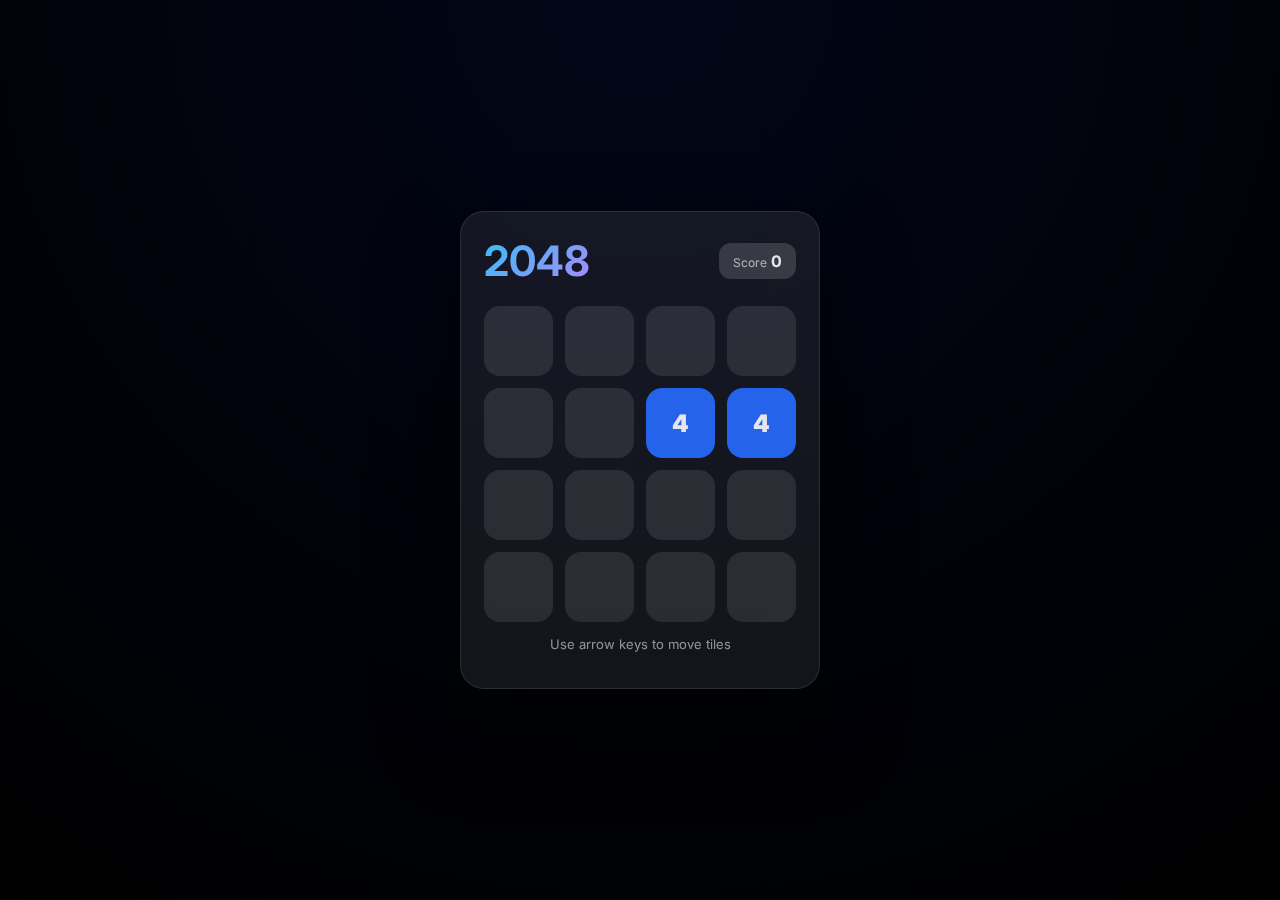
<file: projects/2048-puzzle/index.html>
<!DOCTYPE html>
<html lang="en">
<head>
  <meta charset="UTF-8" />
  <title>2048 – Luxury Edition</title>
  <link rel="stylesheet" href="style.css" />
  <link href="https://fonts.googleapis.com/css2?family=Inter:wght@500;700;900&display=swap" rel="stylesheet">
</head>
<body>

<div class="app">
  <header>
    <h1>2048</h1>
    <div class="score-box">
      <span>Score</span>
      <strong id="score">0</strong>
    </div>
  </header>

  <div class="board" id="board"></div>

  <p class="hint">Use arrow keys to move tiles</p>
</div>

<script src="script.js"></script>
</body>
</html>
</file>
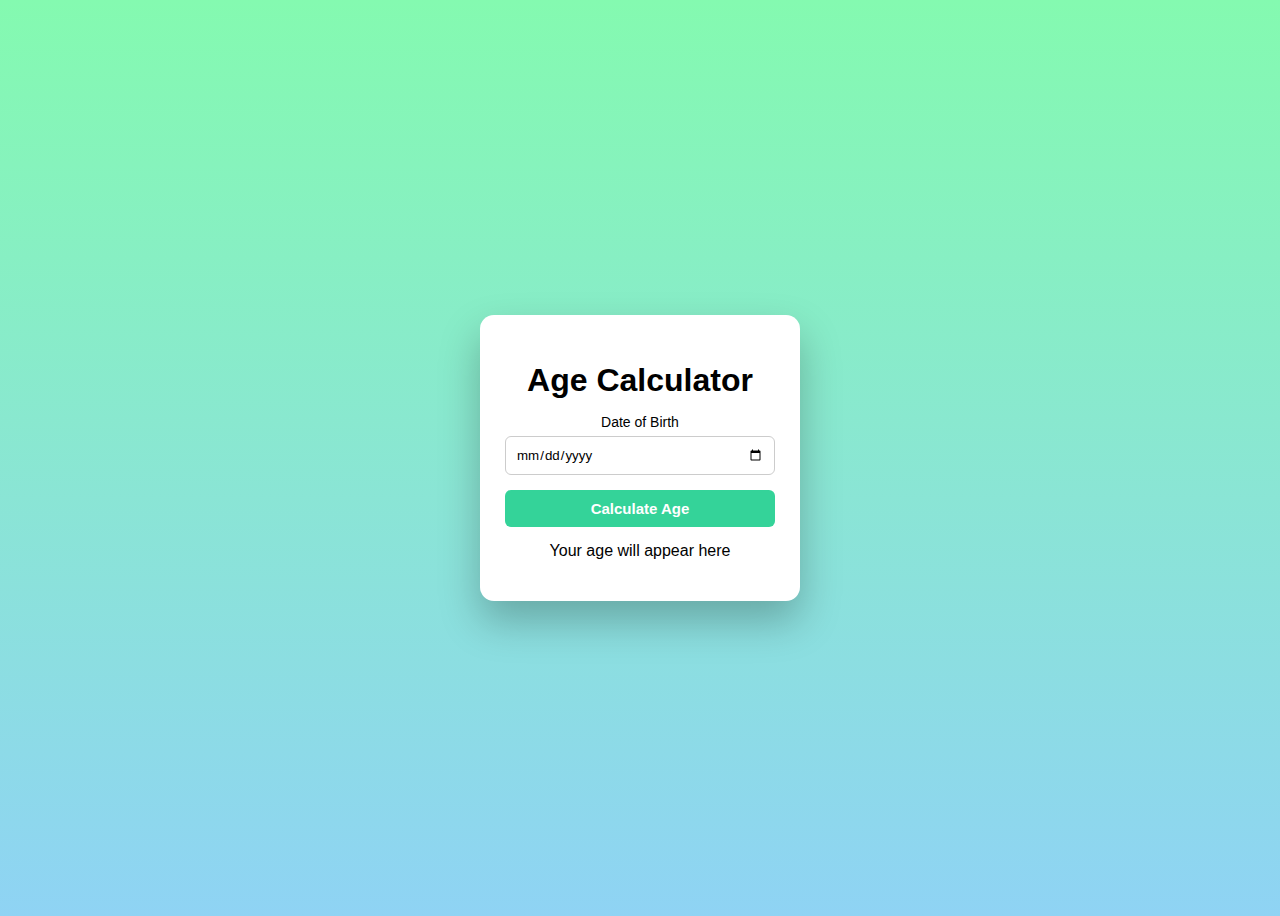
<file: projects/age-calculator/index.html>
<!DOCTYPE html>
<html lang="en">
<head>
  <meta charset="UTF-8" />
  <title>Age Calculator</title>
  <link rel="stylesheet" href="style.css" />
</head>
<body>
  <div class="container">
    <h1>Age Calculator</h1>

    <label for="dob">Date of Birth</label>
    <input type="date" id="dob" />

    <button id="calcBtn">Calculate Age</button>

    <p id="result">Your age will appear here</p>
  </div>

  <script src="script.js"></script>
</body>
</html>
</file>
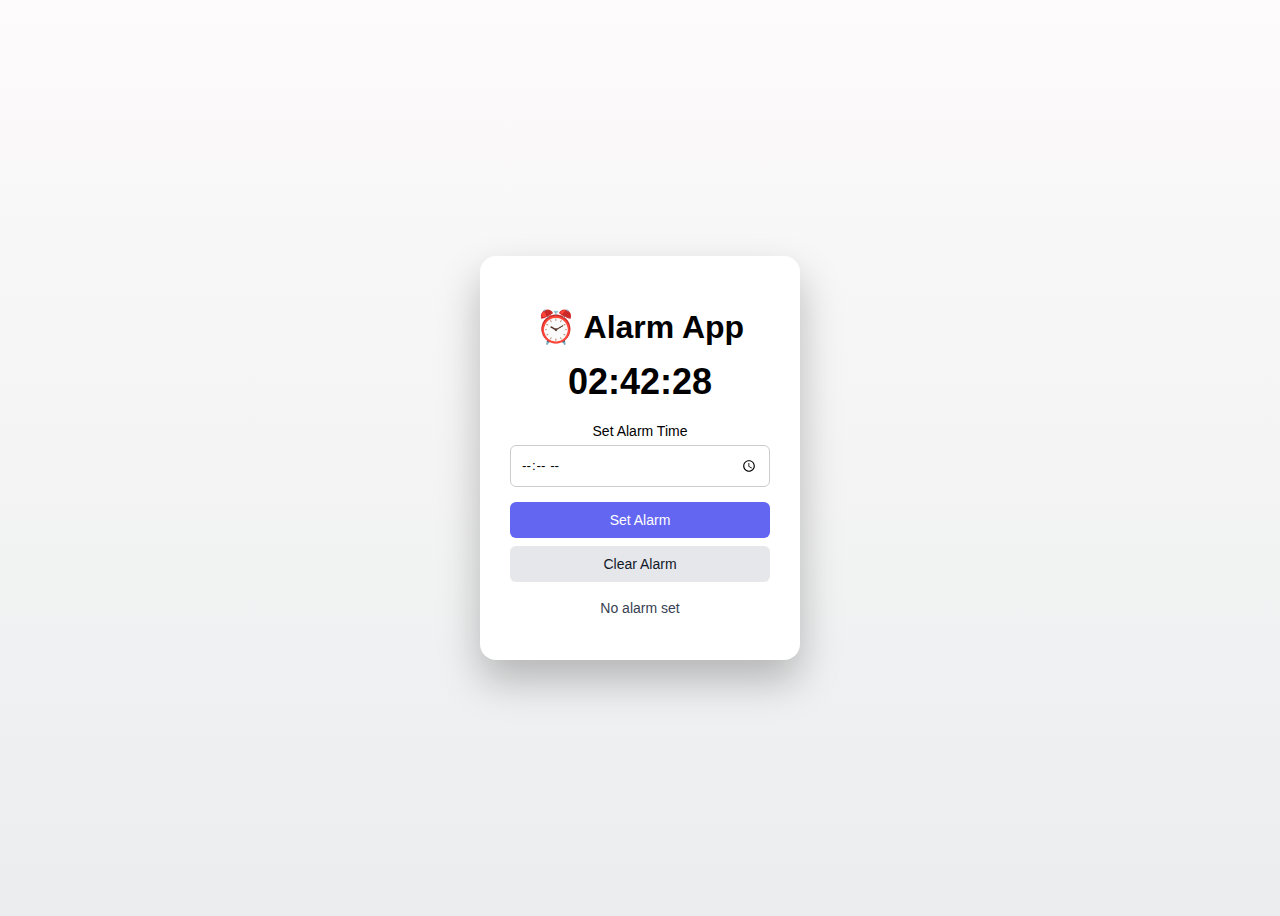
<file: projects/Alarm-app/index.html>
<!DOCTYPE html>
<html lang="en">
<head>
  <meta charset="UTF-8" />
  <title>Alarm App</title>
  <link rel="stylesheet" href="style.css" />
</head>
<body>
  <div class="container">
    <h1>⏰ Alarm App</h1>

    <div class="clock" id="clock">00:00:00</div>

    <label for="alarmTime">Set Alarm Time</label>
    <input type="time" id="alarmTime" />

    <button id="setAlarmBtn">Set Alarm</button>
    <button id="clearAlarmBtn" class="secondary">Clear Alarm</button>

    <p id="status">No alarm set</p>

    <!-- Simple alarm sound -->
    <audio id="alarmSound" loop>
      <source src="https://actions.google.com/sounds/v1/alarms/alarm_clock.ogg" type="audio/ogg">
    </audio>
  </div>

  <script src="script.js"></script>
</body>
</html>
</file>
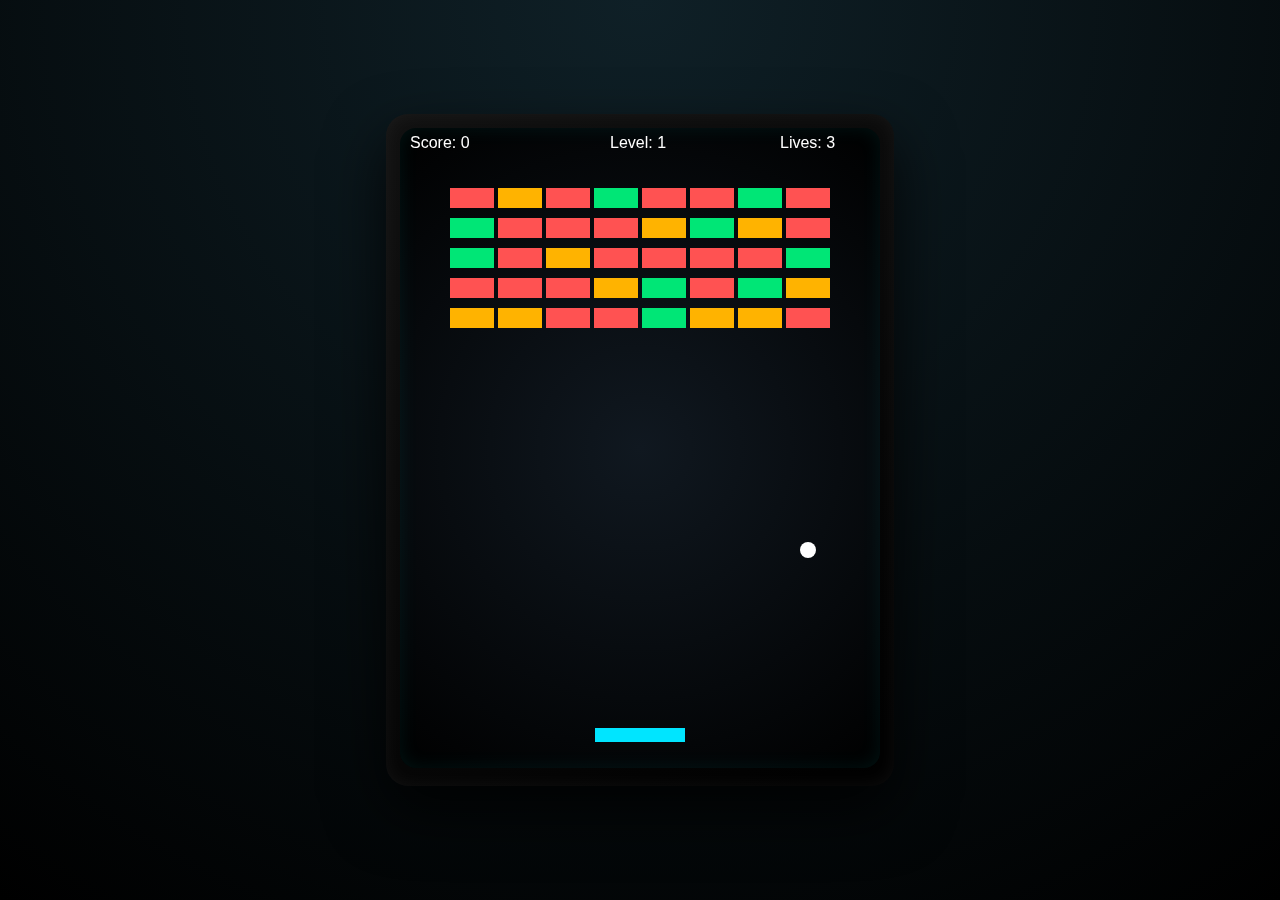
<file: projects/breakout/index.html>
<!DOCTYPE html>
<html lang="en">
<head>
  <meta charset="UTF-8">
  <title>Breakout</title>
  <link rel="stylesheet" href="style.css">
</head>
<body>

<div class="game-container">
  <canvas id="game" width="480" height="640"></canvas>
</div>

<script src="script.js"></script>
</body>
</html>
</file>
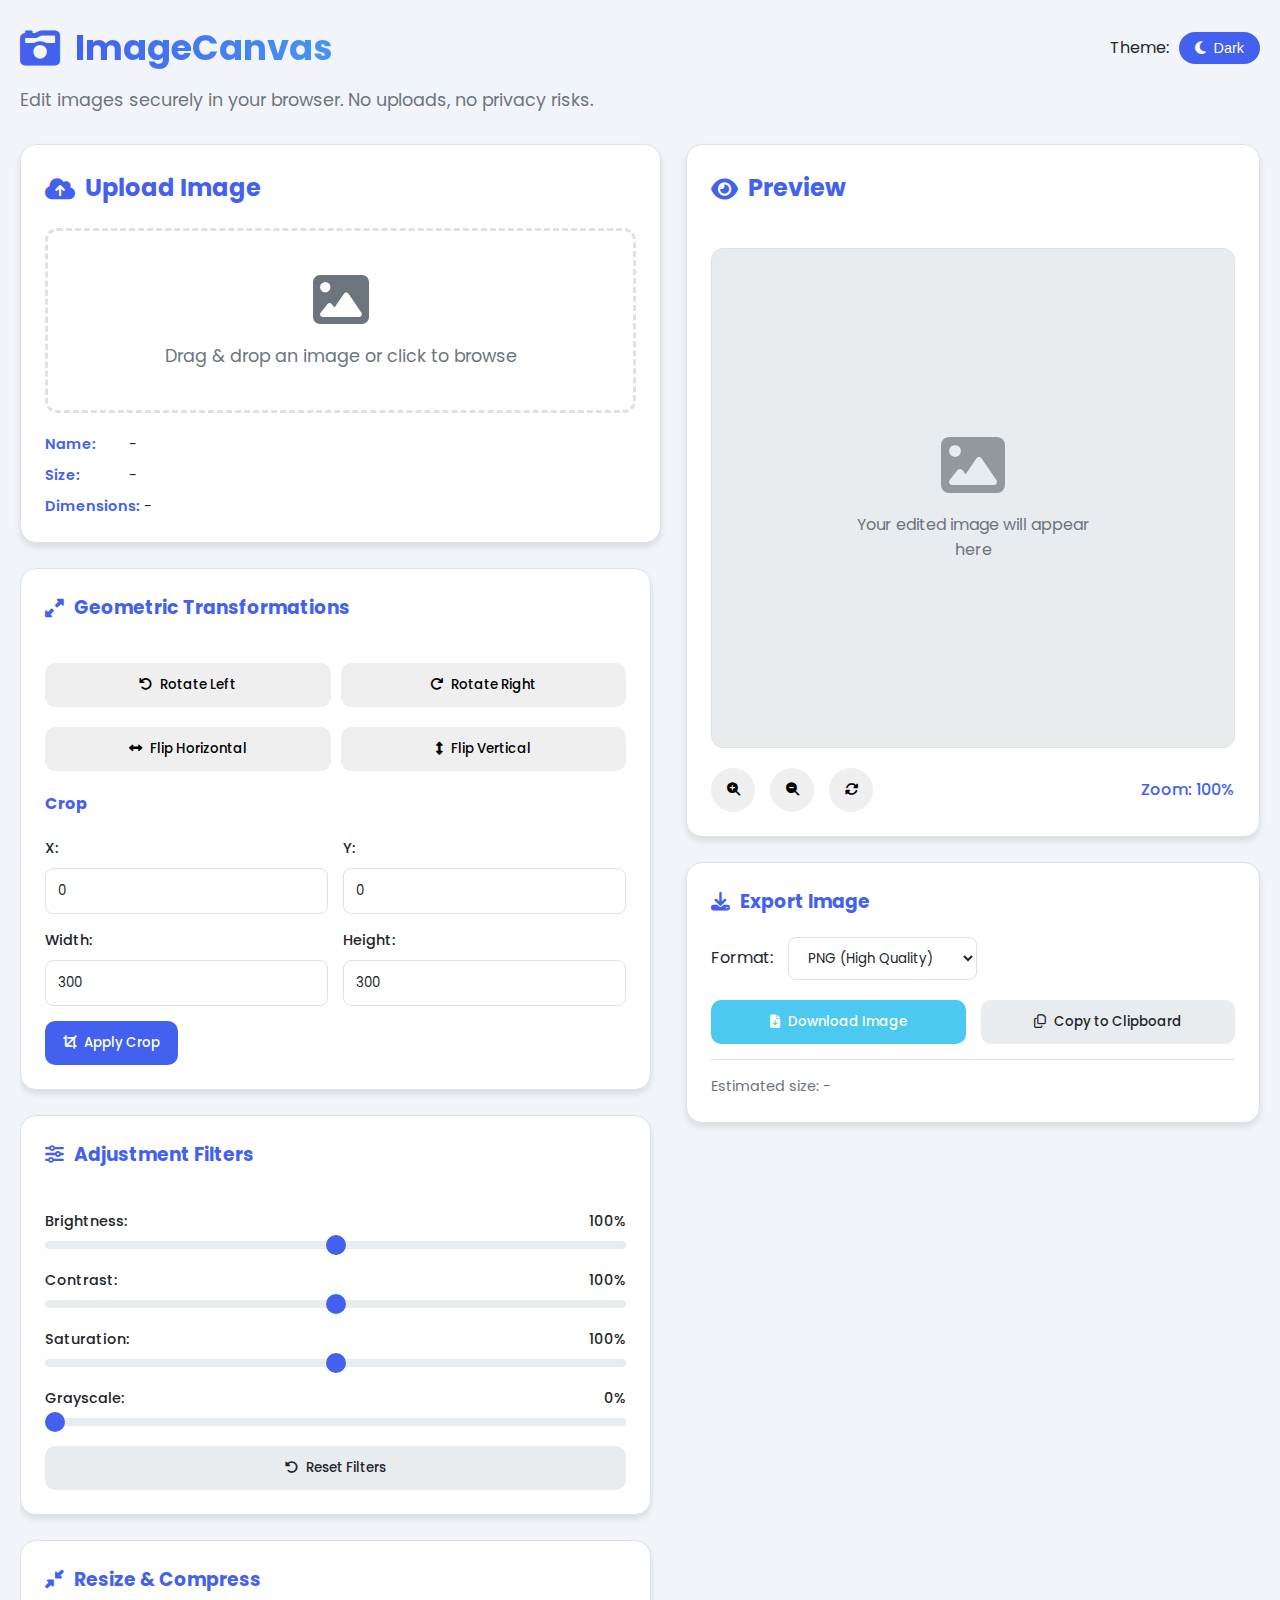
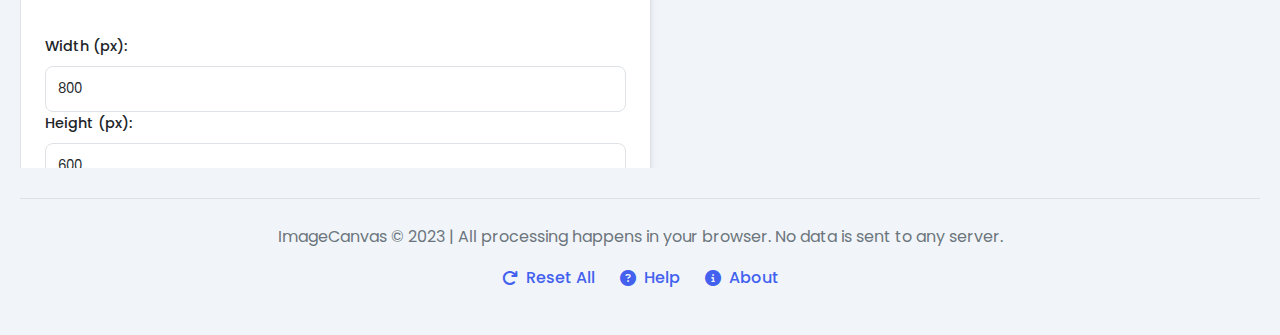
<file: projects/BrowserImageEditor/index.html>
<!DOCTYPE html>
<html lang="en">
<head>
    <meta charset="UTF-8">
    <meta name="viewport" content="width=device-width, initial-scale=1.0">
    <title>ImageCanvas: Browser Image Editor</title>
    <link rel="stylesheet" href="styles.css">
    <link rel="stylesheet" href="https://cdnjs.cloudflare.com/ajax/libs/font-awesome/6.4.0/css/all.min.css">
    <link href="https://fonts.googleapis.com/css2?family=Poppins:wght@300;400;500;600;700&display=swap" rel="stylesheet">
</head>
<body>
    <div class="container">
        <header>
            <div class="header-content">
                <div class="logo">
                    <i class="fas fa-camera-retro"></i>
                    <h1>ImageCanvas</h1>
                </div>
                <div class="theme-toggle">
                    <span>Theme:</span>
                    <button id="themeToggle" class="theme-btn">
                        <i class="fas fa-moon"></i> Dark
                    </button>
                </div>
            </div>
            <p class="tagline">Edit images securely in your browser. No uploads, no privacy risks.</p>
        </header>

        <main>
            <div class="app-container">
                <!-- Left Panel: Upload & Controls -->
                <div class="left-panel">
                    <div class="upload-section card">
                        <h2><i class="fas fa-cloud-upload-alt"></i> Upload Image</h2>
                        <div class="upload-area" id="uploadArea">
                            <i class="fas fa-image"></i>
                            <p>Drag & drop an image or click to browse</p>
                            <input type="file" id="imageInput" accept="image/*">
                        </div>
                        <div class="image-info" id="imageInfo">
                            <p><span>Name:</span> <span id="fileName">-</span></p>
                            <p><span>Size:</span> <span id="fileSize">-</span></p>
                            <p><span>Dimensions:</span> <span id="fileDimensions">-</span></p>
                        </div>
                    </div>

                    <div class="controls-section">
                        <!-- Geometric Transformations -->
                        <div class="card control-group">
                            <h3><i class="fas fa-expand-alt"></i> Geometric Transformations</h3>
                            <div class="button-group">
                                <button id="rotateLeft" class="btn"><i class="fas fa-undo"></i> Rotate Left</button>
                                <button id="rotateRight" class="btn"><i class="fas fa-redo"></i> Rotate Right</button>
                            </div>
                            <div class="button-group">
                                <button id="flipHorizontal" class="btn"><i class="fas fa-arrows-alt-h"></i> Flip Horizontal</button>
                                <button id="flipVertical" class="btn"><i class="fas fa-arrows-alt-v"></i> Flip Vertical</button>
                            </div>
                            <div class="crop-controls">
                                <h4>Crop</h4>
                                <div class="crop-inputs">
                                    <div class="input-group">
                                        <label for="cropX">X:</label>
                                        <input type="number" id="cropX" min="0" value="0">
                                    </div>
                                    <div class="input-group">
                                        <label for="cropY">Y:</label>
                                        <input type="number" id="cropY" min="0" value="0">
                                    </div>
                                    <div class="input-group">
                                        <label for="cropWidth">Width:</label>
                                        <input type="number" id="cropWidth" min="1" value="300">
                                    </div>
                                    <div class="input-group">
                                        <label for="cropHeight">Height:</label>
                                        <input type="number" id="cropHeight" min="1" value="300">
                                    </div>
                                </div>
                                <button id="applyCrop" class="btn btn-primary"><i class="fas fa-crop"></i> Apply Crop</button>
                            </div>
                        </div>

                        <!-- Adjustment Filters -->
                        <div class="card control-group">
                            <h3><i class="fas fa-sliders-h"></i> Adjustment Filters</h3>
                            <div class="slider-group">
                                <label for="brightness">Brightness: <span id="brightnessValue">100%</span></label>
                                <input type="range" id="brightness" min="0" max="200" value="100">
                            </div>
                            <div class="slider-group">
                                <label for="contrast">Contrast: <span id="contrastValue">100%</span></label>
                                <input type="range" id="contrast" min="0" max="200" value="100">
                            </div>
                            <div class="slider-group">
                                <label for="saturation">Saturation: <span id="saturationValue">100%</span></label>
                                <input type="range" id="saturation" min="0" max="200" value="100">
                            </div>
                            <div class="slider-group">
                                <label for="grayscale">Grayscale: <span id="grayscaleValue">0%</span></label>
                                <input type="range" id="grayscale" min="0" max="100" value="0">
                            </div>
                            <button id="resetFilters" class="btn btn-secondary"><i class="fas fa-undo-alt"></i> Reset Filters</button>
                        </div>

                        <!-- Resize & Compress -->
                        <div class="card control-group">
                            <h3><i class="fas fa-compress-alt"></i> Resize & Compress</h3>
                            <div class="resize-controls">
                                <div class="input-group">
                                    <label for="resizeWidth">Width (px):</label>
                                    <input type="number" id="resizeWidth" min="1" value="800">
                                </div>
                                <div class="input-group">
                                    <label for="resizeHeight">Height (px):</label>
                                    <input type="number" id="resizeHeight" min="1" value="600">
                                </div>
                                <div class="checkbox-group">
                                    <input type="checkbox" id="maintainAspect">
                                    <label for="maintainAspect">Maintain Aspect Ratio</label>
                                </div>
                            </div>
                            <div class="slider-group">
                                <label for="quality">Quality: <span id="qualityValue">90%</span></label>
                                <input type="range" id="quality" min="10" max="100" value="90">
                            </div>
                            <button id="applyResize" class="btn btn-primary"><i class="fas fa-expand-arrows-alt"></i> Apply Resize</button>
                        </div>

                        <!-- Watermarking -->
                        <div class="card control-group">
                            <h3><i class="fas fa-water"></i> Watermarking</h3>
                            <div class="input-group">
                                <label for="watermarkText">Watermark Text:</label>
                                <input type="text" id="watermarkText" placeholder="Enter copyright text" value="© ImageCanvas">
                            </div>
                            <div class="slider-group">
                                <label for="watermarkOpacity">Opacity: <span id="watermarkOpacityValue">70%</span></label>
                                <input type="range" id="watermarkOpacity" min="10" max="100" value="70">
                            </div>
                            <div class="slider-group">
                                <label for="watermarkSize">Size: <span id="watermarkSizeValue">24</span>px</label>
                                <input type="range" id="watermarkSize" min="10" max="72" value="24">
                            </div>
                            <div class="button-group">
                                <button id="addWatermark" class="btn btn-primary"><i class="fas fa-plus"></i> Add Watermark</button>
                                <button id="removeWatermark" class="btn btn-secondary"><i class="fas fa-minus"></i> Remove</button>
                            </div>
                        </div>
                    </div>
                </div>

                <!-- Center Panel: Canvas Preview -->
                <div class="center-panel">
                    <div class="canvas-container card">
                        <h2><i class="fas fa-eye"></i> Preview</h2>
                        <div class="canvas-wrapper">
                            <canvas id="imageCanvas"></canvas>
                            <div class="canvas-placeholder" id="canvasPlaceholder">
                                <i class="fas fa-image"></i>
                                <p>Your edited image will appear here</p>
                            </div>
                        </div>
                        <div class="canvas-controls">
                            <button id="zoomIn" class="btn btn-icon"><i class="fas fa-search-plus"></i></button>
                            <button id="zoomOut" class="btn btn-icon"><i class="fas fa-search-minus"></i></button>
                            <button id="resetZoom" class="btn btn-icon"><i class="fas fa-sync-alt"></i></button>
                            <span class="zoom-level">Zoom: <span id="zoomValue">100%</span></span>
                        </div>
                    </div>

                    <!-- Download Handler -->
                    <div class="download-section card">
                        <h3><i class="fas fa-download"></i> Export Image</h3>
                        <div class="download-controls">
                            <div class="format-selector">
                                <label for="formatSelect">Format:</label>
                                <select id="formatSelect">
                                    <option value="png">PNG (High Quality)</option>
                                    <option value="jpeg">JPEG (Compressed)</option>
                                </select>
                            </div>
                            <div class="download-buttons">
                                <button id="downloadBtn" class="btn btn-success"><i class="fas fa-file-download"></i> Download Image</button>
                                <button id="copyBtn" class="btn btn-secondary"><i class="far fa-copy"></i> Copy to Clipboard</button>
                            </div>
                        </div>
                        <div class="file-info" id="downloadInfo">
                            <p>Estimated size: <span id="estimatedSize">-</span></p>
                        </div>
                    </div>
                </div>
            </div>
        </main>

        <footer>
            <p>ImageCanvas &copy; 2023 | All processing happens in your browser. No data is sent to any server.</p>
            <p class="footer-links">
                <a href="#" id="resetAllBtn"><i class="fas fa-redo"></i> Reset All</a>
                <a href="#" id="helpBtn"><i class="fas fa-question-circle"></i> Help</a>
                <a href="#" id="aboutBtn"><i class="fas fa-info-circle"></i> About</a>
            </p>
        </footer>
    </div>

    <!-- Help Modal -->
    <div class="modal" id="helpModal">
        <div class="modal-content">
            <div class="modal-header">
                <h2><i class="fas fa-question-circle"></i> Help & Tips</h2>
                <button class="close-modal">&times;</button>
            </div>
            <div class="modal-body">
                <h3>How to use ImageCanvas:</h3>
                <ul>
                    <li><strong>Upload:</strong> Drag & drop an image or click the upload area to browse</li>
                    <li><strong>Transform:</strong> Rotate, flip, or crop your image using the controls</li>
                    <li><strong>Adjust:</strong> Use sliders to adjust brightness, contrast, saturation, and grayscale</li>
                    <li><strong>Resize:</strong> Change image dimensions and quality for web optimization</li>
                    <li><strong>Watermark:</strong> Add copyright text with customizable size and opacity</li>
                    <li><strong>Export:</strong> Download in PNG or JPEG format or copy to clipboard</li>
                </ul>
                <p><strong>Privacy Note:</strong> All processing happens locally in your browser. No images are uploaded to any server.</p>
            </div>
        </div>
    </div>

    <!-- About Modal -->
    <div class="modal" id="aboutModal">
        <div class="modal-content">
            <div class="modal-header">
                <h2><i class="fas fa-info-circle"></i> About ImageCanvas</h2>
                <button class="close-modal">&times;</button>
            </div>
            <div class="modal-body">
                <p>ImageCanvas is a lightweight but powerful image manipulation tool that processes images entirely within the browser's memory using the Canvas API.</p>
                <p>It offers essential editing capabilities without the privacy risk or latency of uploading photos to a cloud server.</p>
                <h3>Key Features:</h3>
                <ul>
                    <li><strong>Geometric Transformations:</strong> Rotate, Flip (Mirror), and Crop functionality</li>
                    <li><strong>Adjustment Filters:</strong> Sliders for Brightness, Contrast, Saturation, and Grayscale</li>
                    <li><strong>Resize & Compress:</strong> Reduce image dimensions or quality to lower file size</li>
                    <li><strong>Watermarking:</strong> Add custom text overlay for copyright protection</li>
                    <li><strong>Download Handler:</strong> Export the modified blob as PNG or JPG</li>
                </ul>
                <p><strong>Tech Stack:</strong> HTML5 Canvas API, CSS, JavaScript</p>
            </div>
        </div>
    </div>

    <script src="script.js"></script>
</body>
</html>
</file>
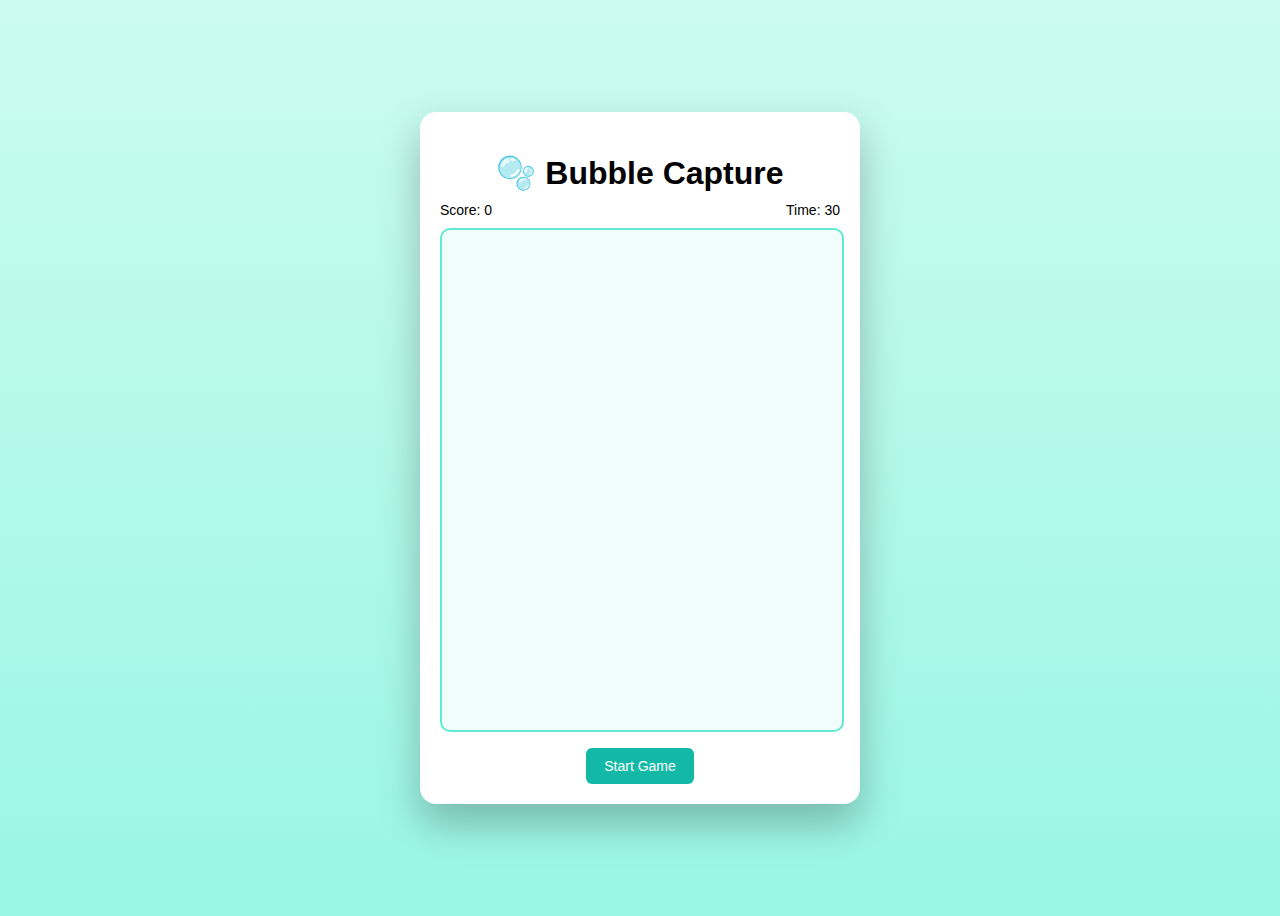
<file: projects/bubble-capture/index.html>
<!DOCTYPE html>
<html lang="en">
<head>
  <meta charset="UTF-8" />
  <title>Bubble Capture Game</title>
  <link rel="stylesheet" href="style.css" />
</head>
<body>
  <div class="container">
    <h1>🫧 Bubble Capture</h1>

    <div class="info">
      <span id="score">Score: 0</span>
      <span id="time">Time: 30</span>
    </div>

    <canvas id="gameCanvas" width="400" height="500"></canvas>

    <button id="startBtn">Start Game</button>
  </div>

  <script src="script.js"></script>
</body>
</html>
</file>
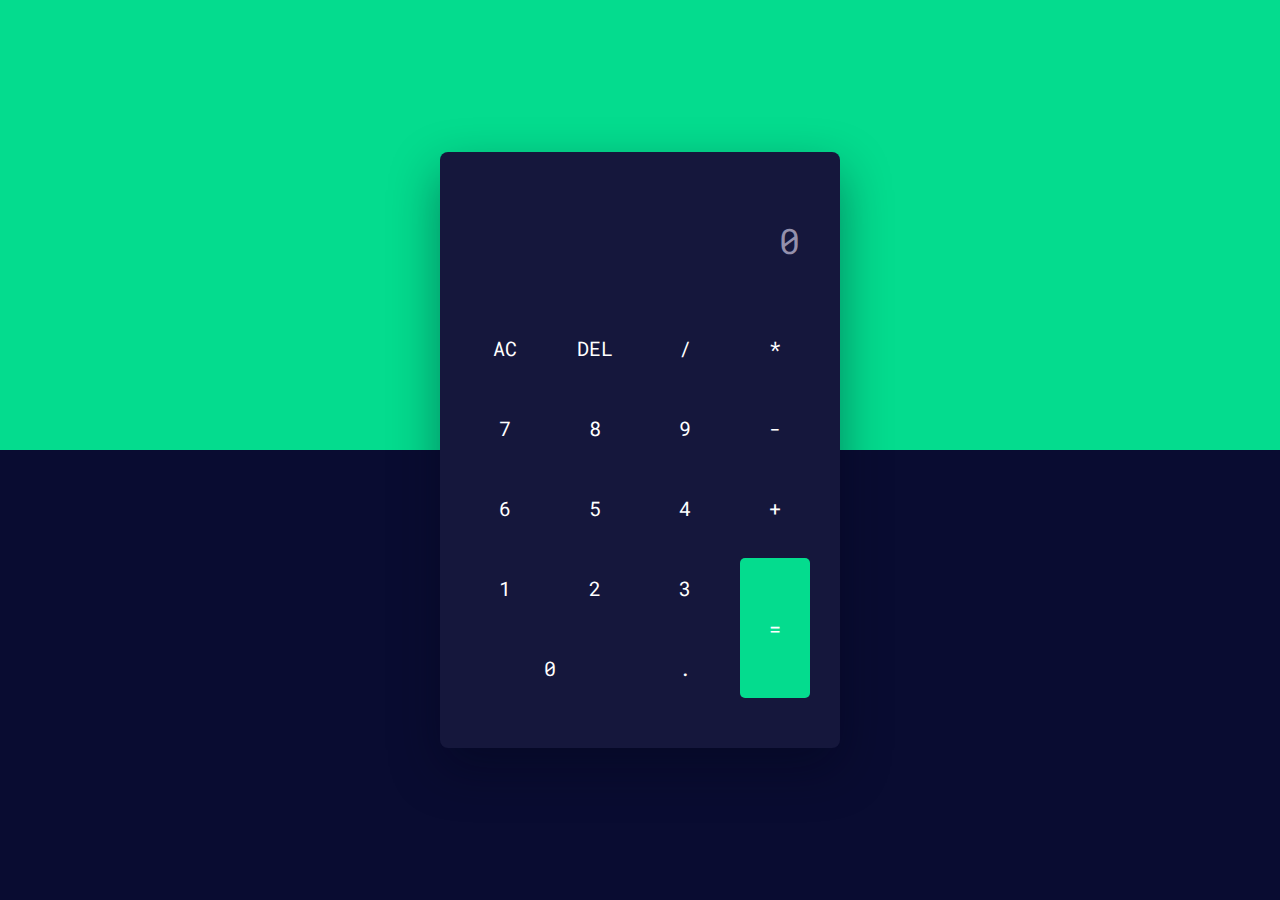
<file: projects/calculator/index.html>
<!DOCTYPE html>
<html lang="en">
  <head>
    <meta name="viewport" content="width=device-width, initial-scale=1.0" />
    <title>Calculator</title>
    <!-- Google Font -->
    <link
      href="https://fonts.googleapis.com/css2?family=Roboto+Mono:wght@500&display=swap"
      rel="stylesheet"
    />
    <!-- Stylesheet -->
    <link rel="stylesheet" href="style.css" />
  </head>
  <body>
    <div class="calculator">
      <div class="display">
        <input type="text" placeholder="0" id="input" disabled />
      </div>
      <div class="buttons">
        <!-- Full Erase -->
        <input type="button" value="AC" id="clear" />
        <!-- Erase Single Value -->
        <input type="button" value="DEL" id="erase" />
        <input type="button" value="/" class="input-button" />
        <input type="button" value="*" class="input-button" />

        <input type="button" value="7" class="input-button" />
        <input type="button" value="8" class="input-button" />
        <input type="button" value="9" class="input-button" />
        <input type="button" value="-" class="input-button" />

        <input type="button" value="6" class="input-button" />
        <input type="button" value="5" class="input-button" />
        <input type="button" value="4" class="input-button" />
        <input type="button" value="+" class="input-button" />

        <input type="button" value="1" class="input-button" />
        <input type="button" value="2" class="input-button" />
        <input type="button" value="3" class="input-button" />

        <input type="button" value="=" id="equal" />
        <input type="button" value="0" class="input-button" />
        <input type="button" value="." class="input-button" />
      </div>
    </div>
    <!-- Script -->
    <script src="app.js"></script>
  </body>
</html>
</file>
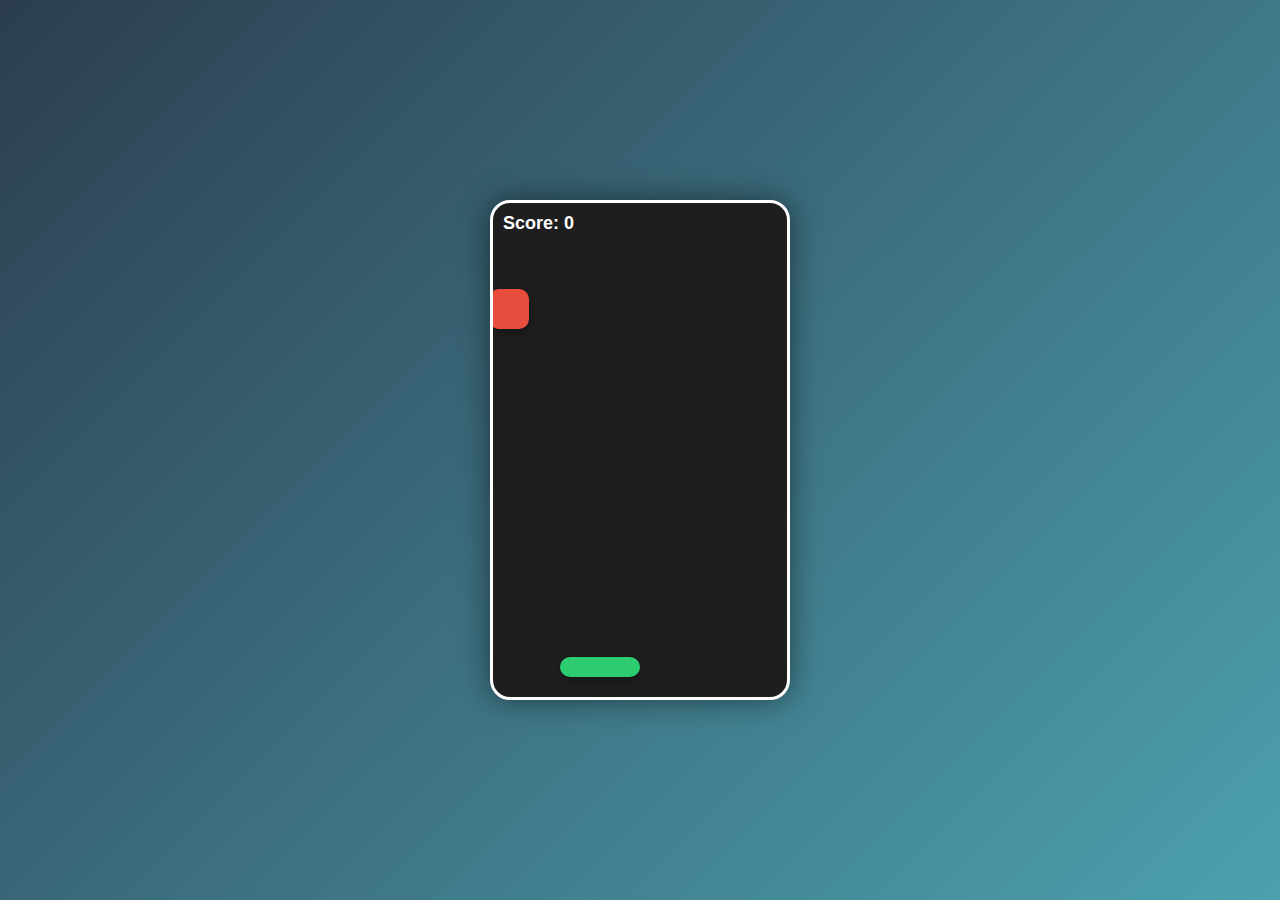
<file: projects/catch-a-block/index.html>
<!DOCTYPE html>
<html lang="en">

<head>
	<meta charset="UTF-8">
	<meta name="viewport" content="width=device-width, initial-scale=1.0">
	<title>Catch the Block Game</title>
    <style src="style.css"></style>
	<style>
		* {
			margin: 0;
			padding: 0;
			box-sizing: border-box;
			font-family: sans-serif;
		}

		body {
			display: flex;
			justify-content: center;
			align-items: center;
			height: 100vh;
			background: linear-gradient(135deg, #2c3e50, #4ca1af);
			overflow: hidden;
		}

		.game-container {
			position: relative;
			width: 300px;
			height: 500px;
			background: #1e1e1e;
			border-radius: 20px;
			border: 3px solid #fff;
			overflow: hidden;
			box-shadow: 0 0 30px rgba(0, 0, 0, 0.5);
		}

		.block {
			position: absolute;
			top: 0;
			left: 50%;
			width: 40px;
			height: 40px;
			background: #e74c3c;
			border-radius: 10px;
			transform: translateX(-50%);
			box-shadow: 0 4px 10px rgba(0, 0, 0, 0.3);
		}

		.paddle {
			position: absolute;
			bottom: 20px;
			width: 80px;
			height: 20px;
			background: #2ecc71;
			border-radius: 10px;
			left: 50%;
			transform: translateX(-50%);
			box-shadow: 0 4px 10px rgba(0, 0, 0, 0.3);
		}

		.score {
			position: absolute;
			top: 10px;
			left: 10px;
			color: #fff;
			font-size: 18px;
			font-weight: bold;
		}
	</style>
</head>

<body>

	<div class="game-container">
		<div class="score">Score: 0</div>
		<div class="block"></div>
		<div class="paddle"></div>
	</div>

	<script>
		const block = document.querySelector('.block');
		const paddle = document.querySelector('.paddle');
		const scoreEl = document.querySelector('.score');
		const container = document.querySelector('.game-container');
		let containerWidth = container.clientWidth;
		let paddleWidth = paddle.offsetWidth;
		let blockSize = block.offsetWidth;
		let paddleX = (containerWidth - paddleWidth) / 2;
		let blockX = Math.random() * (containerWidth - blockSize);
		let blockY = 0;
		let speed = 2;
		let score = 0;
		paddle.style.left = `${paddleX}px`;
		block.style.left = `${blockX}px`;
		// Move paddle with mouse
		container.addEventListener('mousemove', e => {
			let rect = container.getBoundingClientRect();
			paddleX = e.clientX - rect.left - paddleWidth / 2;
			paddleX = Math.max(0, Math.min(containerWidth - paddleWidth, paddleX));
			paddle.style.left = `${paddleX}px`;
		});

		function gameLoop() {
			blockY += speed;
			block.style.top = blockY + 'px';
			// Collision detection
			if (
				blockY + blockSize >= container.clientHeight - 20 && // near paddle
				blockX + blockSize > paddleX &&
				blockX < paddleX + paddleWidth
			) {
				score++;
				scoreEl.textContent = `Score: ${score}`;
				resetBlock();
			}
			// Missed
			if (blockY > container.clientHeight) {
				score = 0;
				scoreEl.textContent = `Score: ${score}`;
				resetBlock();
			}
			requestAnimationFrame(gameLoop);
		}

		function resetBlock() {
			blockY = 0;
			blockX = Math.random() * (containerWidth - blockSize);
			block.style.left = blockX + 'px';
		}
		gameLoop();
	</script>
    <script src="app.js"></script>

</body>

</html>
</file>
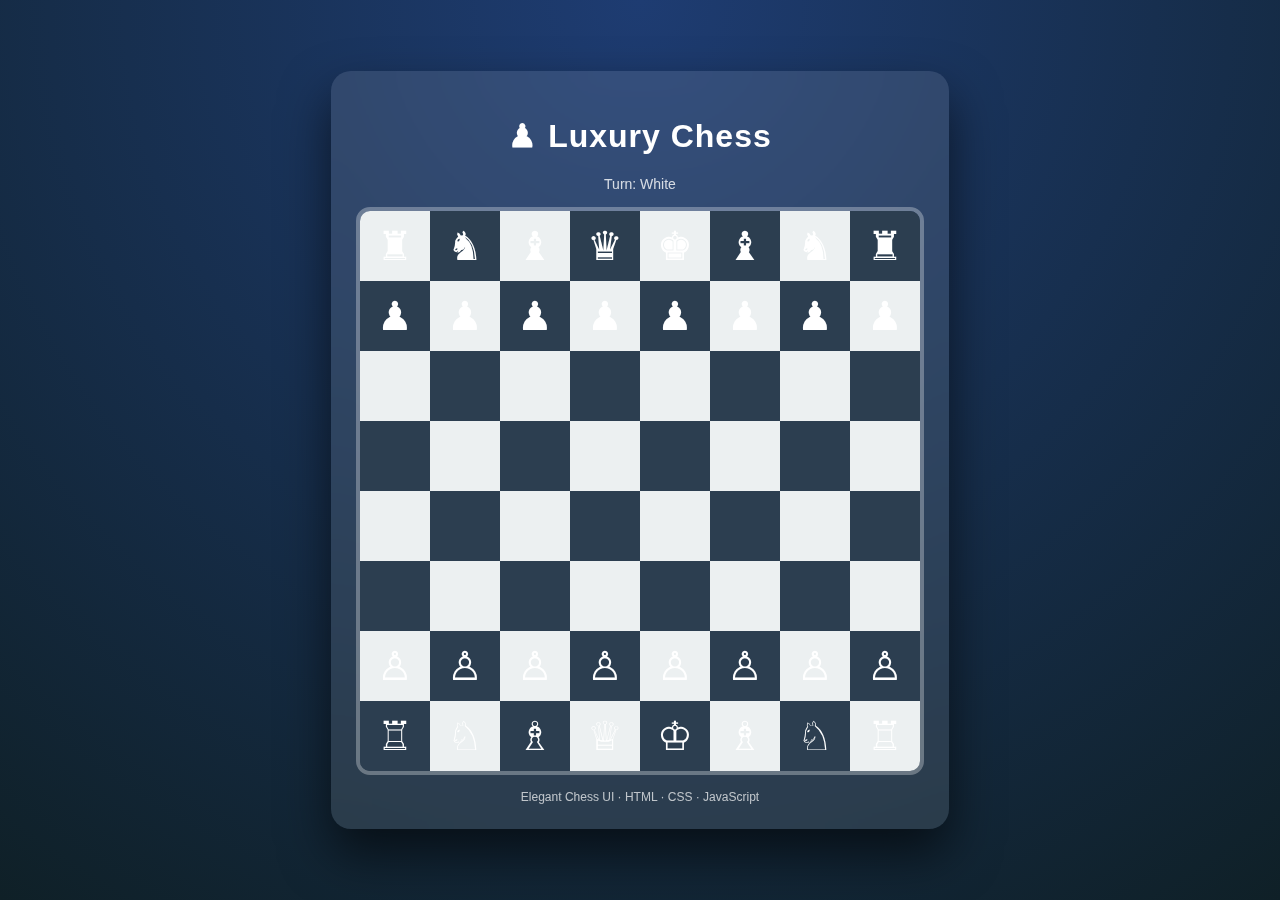
<file: projects/chess/index.html>
<!DOCTYPE html>
<html lang="en">
<head>
<meta charset="UTF-8">
<title>Luxury Chess Game</title>
<meta name="viewport" content="width=device-width, initial-scale=1.0">

<style>
/* ===== GLOBAL ===== */
* {
  box-sizing: border-box;
  font-family: 'Poppins', sans-serif;
}

body {
  margin: 0;
  min-height: 100vh;
  background: radial-gradient(circle at top, #1e3c72, #0f2027);
  display: flex;
  align-items: center;
  justify-content: center;
  color: white;
}

/* ===== CONTAINER ===== */
.game-container {
  background: rgba(255,255,255,0.1);
  backdrop-filter: blur(15px);
  border-radius: 20px;
  padding: 25px;
  box-shadow: 0 25px 50px rgba(0,0,0,0.6);
  display: flex;
  flex-direction: column;
  align-items: center;
}

/* ===== HEADER ===== */
.header {
  margin-bottom: 15px;
  text-align: center;
}

.header h1 {
  font-weight: 600;
  letter-spacing: 1px;
}

.turn {
  margin-top: 5px;
  font-size: 14px;
  opacity: 0.8;
}

/* ===== CHESS BOARD ===== */
.board {
  display: grid;
  grid-template-columns: repeat(8, 70px);
  grid-template-rows: repeat(8, 70px);
  border-radius: 14px;
  overflow: hidden;
  border: 4px solid rgba(255,255,255,0.3);
}

/* ===== SQUARE ===== */
.square {
  display: flex;
  align-items: center;
  justify-content: center;
  font-size: 40px;
  cursor: pointer;
  transition: all 0.25s ease;
}

.square.dark {
  background: #2c3e50;
}

.square.light {
  background: #ecf0f1;
}

.square:hover {
  transform: scale(1.05);
}

.square.selected {
  box-shadow: inset 0 0 0 4px gold;
}

.square.move {
  background: radial-gradient(circle, #f1c40f 25%, transparent 30%);
}

/* ===== PIECE ===== */
.piece {
  user-select: none;
}

/* ===== FOOTER ===== */
.footer {
  margin-top: 15px;
  font-size: 12px;
  opacity: 0.7;
}

/* ===== RESPONSIVE ===== */
@media (max-width: 700px) {
  .board {
    grid-template-columns: repeat(8, 45px);
    grid-template-rows: repeat(8, 45px);
  }
  .square {
    font-size: 28px;
  }
}
</style>
</head>

<body>

<div class="game-container">
  <div class="header">
    <h1>♟ Luxury Chess</h1>
    <div class="turn" id="turn">Turn: White</div>
  </div>

  <div class="board" id="board"></div>

  <div class="footer">
    Elegant Chess UI · HTML · CSS · JavaScript
  </div>
</div>

<script>
/* ===== PIECES ===== */
const pieces = {
  r: "♜", n: "♞", b: "♝", q: "♛", k: "♚", p: "♟",
  R: "♖", N: "♘", B: "♗", Q: "♕", K: "♔", P: "♙"
};

/* ===== INITIAL BOARD ===== */
let boardState = [
  "rnbqkbnr",
  "pppppppp",
  "........",
  "........",
  "........",
  "........",
  "PPPPPPPP",
  "RNBQKBNR"
];

const board = document.getElementById("board");
const turnText = document.getElementById("turn");

let selected = null;
let currentTurn = "white";

/* ===== CREATE BOARD ===== */
function createBoard() {
  board.innerHTML = "";
  boardState.forEach((row, r) => {
    [...row].forEach((cell, c) => {
      const square = document.createElement("div");
      square.className = `square ${(r + c) % 2 === 0 ? "light" : "dark"}`;
      square.dataset.row = r;
      square.dataset.col = c;

      if (cell !== ".") {
        const piece = document.createElement("div");
        piece.className = "piece";
        piece.textContent = pieces[cell];
        square.appendChild(piece);
      }

      square.addEventListener("click", () => handleClick(r, c));
      board.appendChild(square);
    });
  });
}

/* ===== CLICK HANDLER ===== */
function handleClick(r, c) {
  const piece = boardState[r][c];

  if (selected) {
    if (isValidMove(selected.r, selected.c, r, c)) {
      movePiece(selected.r, selected.c, r, c);
      switchTurn();
    }
    clearSelection();
  } else {
    if (piece !== "." && isCurrentTurnPiece(piece)) {
      selectSquare(r, c);
    }
  }
}

/* ===== SELECT ===== */
function selectSquare(r, c) {
  clearSelection();
  selected = { r, c };
  getSquare(r, c).classList.add("selected");
  showMoves(r, c);
}

/* ===== CLEAR ===== */
function clearSelection() {
  document.querySelectorAll(".square").forEach(sq => {
    sq.classList.remove("selected", "move");
  });
  selected = null;
}

/* ===== MOVE ===== */
function movePiece(sr, sc, tr, tc) {
  let row = boardState[sr].split("");
  let piece = row[sc];
  row[sc] = ".";
  boardState[sr] = row.join("");

  let targetRow = boardState[tr].split("");
  targetRow[tc] = piece;
  boardState[tr] = targetRow.join("");

  createBoard();
}

/* ===== TURN ===== */
function switchTurn() {
  currentTurn = currentTurn === "white" ? "black" : "white";
  turnText.textContent = `Turn: ${currentTurn.charAt(0).toUpperCase() + currentTurn.slice(1)}`;
}

/* ===== HELPERS ===== */
function getSquare(r, c) {
  return document.querySelector(`[data-row="${r}"][data-col="${c}"]`);
}

function isCurrentTurnPiece(piece) {
  return currentTurn === "white" ? piece === piece.toUpperCase() : piece === piece.toLowerCase();
}

/* ===== BASIC MOVE LOGIC ===== */
function isValidMove(sr, sc, tr, tc) {
  if (sr === tr && sc === tc) return false;

  const piece = boardState[sr][sc];
  const target = boardState[tr][tc];

  if (target !== "." && isCurrentTurnPiece(target)) return false;

  const dr = tr - sr;
  const dc = tc - sc;

  switch (piece.toLowerCase()) {
    case "p":
      return currentTurn === "white"
        ? dr === -1 && dc === 0 && target === "."
        : dr === 1 && dc === 0 && target === ".";
    case "r":
      return dr === 0 || dc === 0;
    case "b":
      return Math.abs(dr) === Math.abs(dc);
    case "q":
      return dr === 0 || dc === 0 || Math.abs(dr) === Math.abs(dc);
    case "n":
      return Math.abs(dr) * Math.abs(dc) === 2;
    case "k":
      return Math.abs(dr) <= 1 && Math.abs(dc) <= 1;
  }
  return false;
}

/* ===== SHOW MOVES ===== */
function showMoves(r, c) {
  for (let i = 0; i < 8; i++) {
    for (let j = 0; j < 8; j++) {
      if (isValidMove(r, c, i, j)) {
        getSquare(i, j).classList.add("move");
      }
    }
  }
}

/* ===== INIT ===== */
createBoard();
</script>

</body>
</html>
</file>
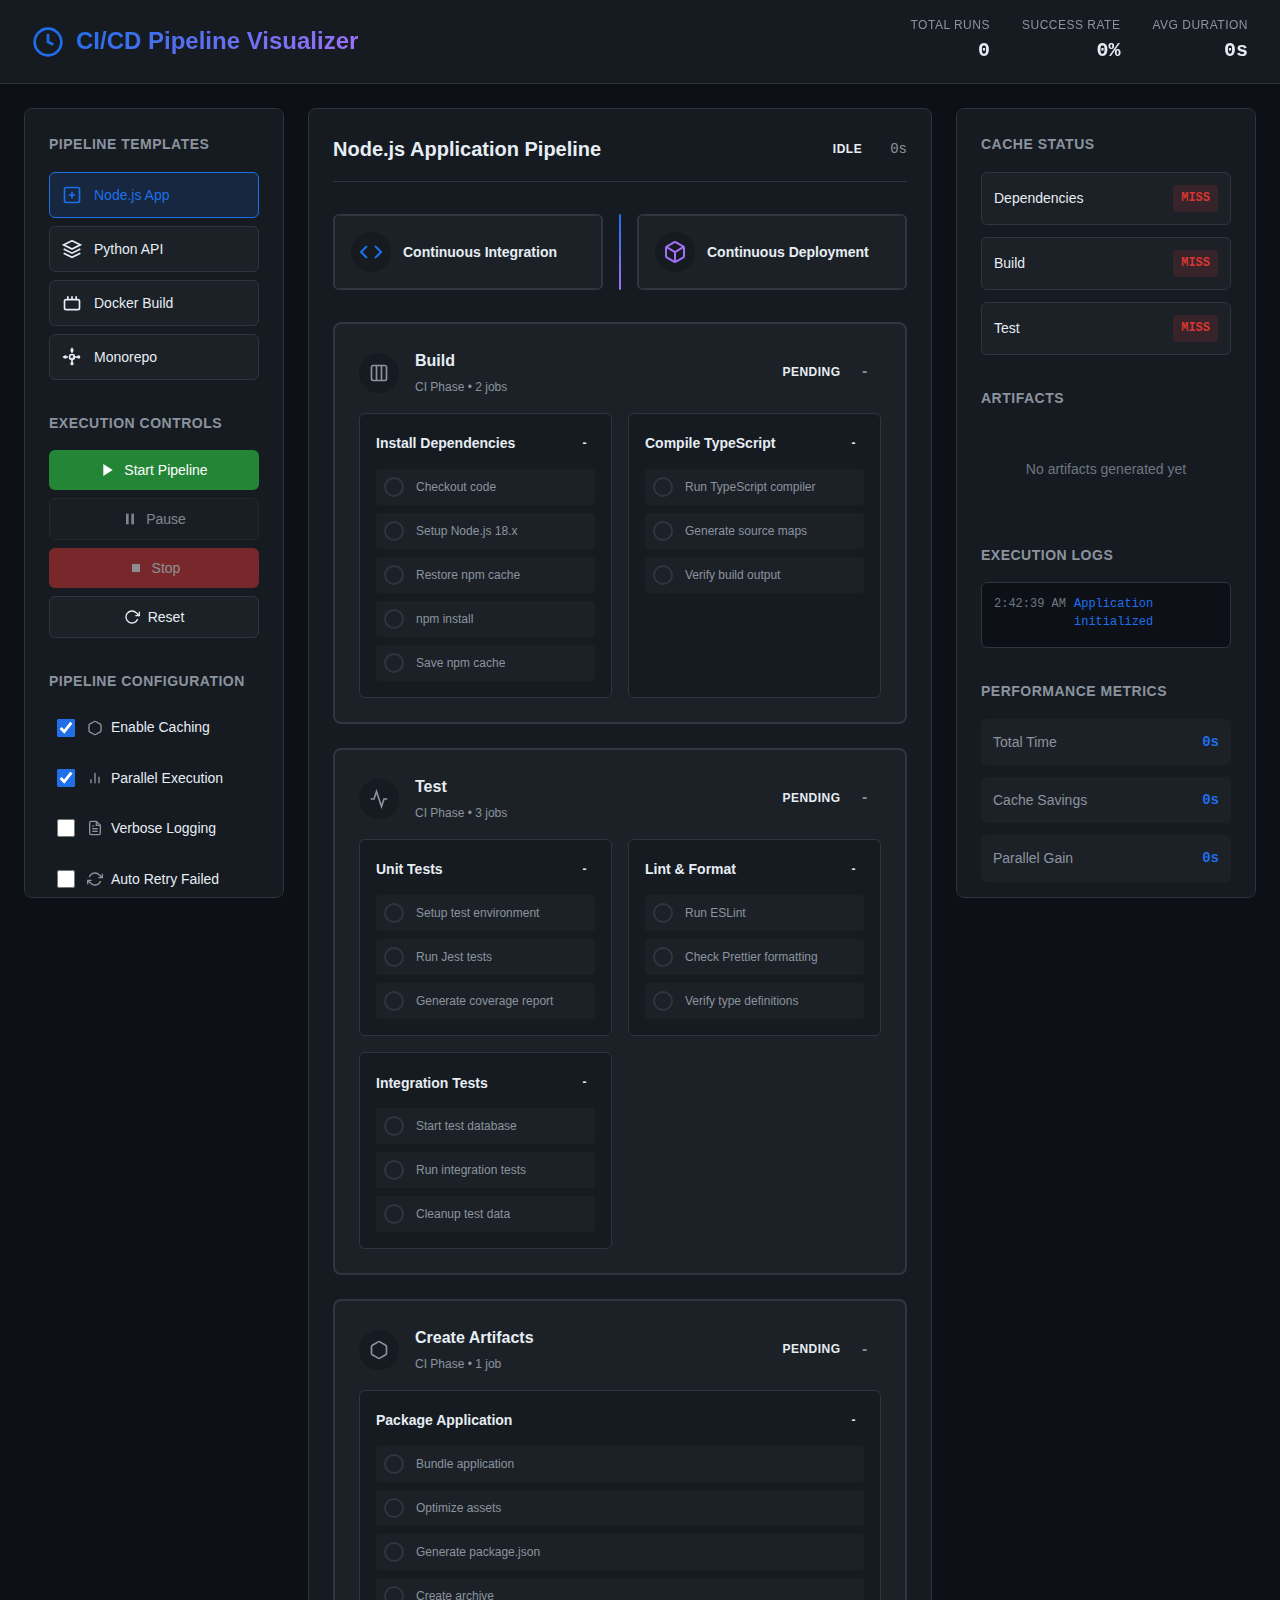
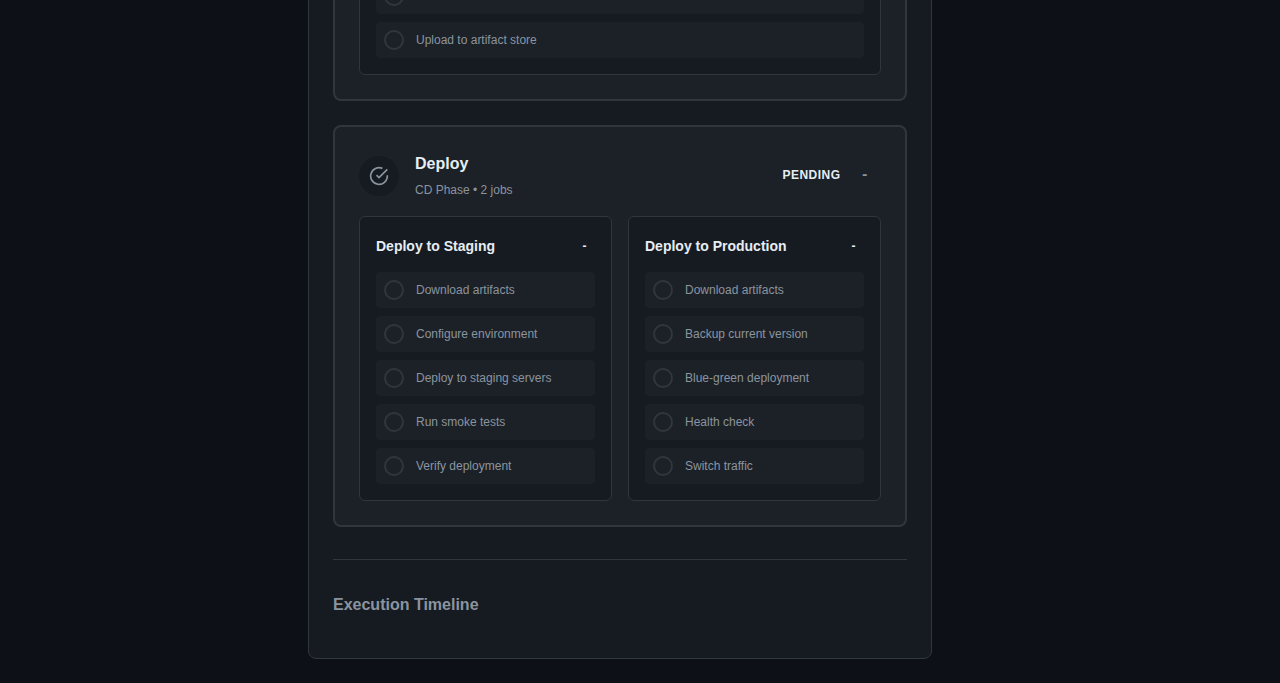
<file: projects/CI-CD-Pipeline-Visualizer/index.html>
<!DOCTYPE html>
<html lang="en">
<head>
    <meta charset="UTF-8">
    <meta name="viewport" content="width=device-width, initial-scale=1.0">
    <title>CI/CD Pipeline Visualizer - Interactive Pipeline Execution</title>
    <link rel="stylesheet" href="style.css">
</head>
<body>
    <div class="container">
        <!-- Header Section -->
        <header class="header">
            <div class="header-content">
                <div class="logo">
                    <svg class="logo-icon" viewBox="0 0 24 24" fill="none" stroke="currentColor" stroke-width="2">
                        <circle cx="12" cy="12" r="10"/>
                        <polyline points="12 6 12 12 16 14"/>
                    </svg>
                    <h1>CI/CD Pipeline Visualizer</h1>
                </div>
                <div class="header-stats">
                    <div class="stat-item">
                        <span class="stat-label">Total Runs</span>
                        <span class="stat-value" id="totalRuns">0</span>
                    </div>
                    <div class="stat-item">
                        <span class="stat-label">Success Rate</span>
                        <span class="stat-value" id="successRate">0%</span>
                    </div>
                    <div class="stat-item">
                        <span class="stat-label">Avg Duration</span>
                        <span class="stat-value" id="avgDuration">0s</span>
                    </div>
                </div>
            </div>
        </header>

        <!-- Main Content -->
        <div class="main-content">
            <!-- Control Panel -->
            <aside class="control-panel">
                <div class="panel-section">
                    <h3 class="panel-title">Pipeline Templates</h3>
                    <div class="template-selector">
                        <button class="template-btn active" data-template="nodejs">
                            <svg viewBox="0 0 24 24" fill="none" stroke="currentColor" stroke-width="2">
                                <rect x="3" y="3" width="18" height="18" rx="2"/>
                                <path d="M12 8v8m-4-4h8"/>
                            </svg>
                            Node.js App
                        </button>
                        <button class="template-btn" data-template="python">
                            <svg viewBox="0 0 24 24" fill="none" stroke="currentColor" stroke-width="2">
                                <polygon points="12 2 2 7 12 12 22 7 12 2"/>
                                <polyline points="2 17 12 22 22 17"/>
                                <polyline points="2 12 12 17 22 12"/>
                            </svg>
                            Python API
                        </button>
                        <button class="template-btn" data-template="docker">
                            <svg viewBox="0 0 24 24" fill="none" stroke="currentColor" stroke-width="2">
                                <rect x="3" y="8" width="18" height="12" rx="2"/>
                                <line x1="7" y1="8" x2="7" y2="4"/>
                                <line x1="12" y1="8" x2="12" y2="4"/>
                                <line x1="17" y1="8" x2="17" y2="4"/>
                            </svg>
                            Docker Build
                        </button>
                        <button class="template-btn" data-template="monorepo">
                            <svg viewBox="0 0 24 24" fill="none" stroke="currentColor" stroke-width="2">
                                <circle cx="12" cy="12" r="3"/>
                                <path d="M12 1v6m0 6v6M1 12h6m6 0h6"/>
                                <circle cx="12" cy="4" r="1"/>
                                <circle cx="12" cy="20" r="1"/>
                                <circle cx="4" cy="12" r="1"/>
                                <circle cx="20" cy="12" r="1"/>
                            </svg>
                            Monorepo
                        </button>
                    </div>
                </div>

                <div class="panel-section">
                    <h3 class="panel-title">Execution Controls</h3>
                    <div class="control-buttons">
                        <button id="startPipeline" class="btn btn-primary">
                            <svg viewBox="0 0 24 24" fill="currentColor">
                                <polygon points="5 3 19 12 5 21 5 3"/>
                            </svg>
                            Start Pipeline
                        </button>
                        <button id="pausePipeline" class="btn btn-secondary" disabled>
                            <svg viewBox="0 0 24 24" fill="currentColor">
                                <rect x="6" y="4" width="4" height="16"/>
                                <rect x="14" y="4" width="4" height="16"/>
                            </svg>
                            Pause
                        </button>
                        <button id="stopPipeline" class="btn btn-danger" disabled>
                            <svg viewBox="0 0 24 24" fill="currentColor">
                                <rect x="6" y="6" width="12" height="12"/>
                            </svg>
                            Stop
                        </button>
                        <button id="resetPipeline" class="btn btn-secondary">
                            <svg viewBox="0 0 24 24" fill="none" stroke="currentColor" stroke-width="2">
                                <polyline points="23 4 23 10 17 10"/>
                                <path d="M20.49 15a9 9 0 1 1-2.12-9.36L23 10"/>
                            </svg>
                            Reset
                        </button>
                    </div>
                </div>

                <div class="panel-section">
                    <h3 class="panel-title">Pipeline Configuration</h3>
                    <div class="config-options">
                        <label class="config-option">
                            <input type="checkbox" id="enableCache" checked>
                            <span class="option-label">
                                <svg viewBox="0 0 24 24" fill="none" stroke="currentColor" stroke-width="2">
                                    <path d="M21 16V8a2 2 0 0 0-1-1.73l-7-4a2 2 0 0 0-2 0l-7 4A2 2 0 0 0 3 8v8a2 2 0 0 0 1 1.73l7 4a2 2 0 0 0 2 0l7-4A2 2 0 0 0 21 16z"/>
                                </svg>
                                Enable Caching
                            </span>
                        </label>
                        <label class="config-option">
                            <input type="checkbox" id="parallelMode" checked>
                            <span class="option-label">
                                <svg viewBox="0 0 24 24" fill="none" stroke="currentColor" stroke-width="2">
                                    <line x1="18" y1="20" x2="18" y2="10"/>
                                    <line x1="12" y1="20" x2="12" y2="4"/>
                                    <line x1="6" y1="20" x2="6" y2="14"/>
                                </svg>
                                Parallel Execution
                            </span>
                        </label>
                        <label class="config-option">
                            <input type="checkbox" id="verboseLogs">
                            <span class="option-label">
                                <svg viewBox="0 0 24 24" fill="none" stroke="currentColor" stroke-width="2">
                                    <path d="M14 2H6a2 2 0 0 0-2 2v16a2 2 0 0 0 2 2h12a2 2 0 0 0 2-2V8z"/>
                                    <polyline points="14 2 14 8 20 8"/>
                                    <line x1="16" y1="13" x2="8" y2="13"/>
                                    <line x1="16" y1="17" x2="8" y2="17"/>
                                    <polyline points="10 9 9 9 8 9"/>
                                </svg>
                                Verbose Logging
                            </span>
                        </label>
                        <label class="config-option">
                            <input type="checkbox" id="autoRetry">
                            <span class="option-label">
                                <svg viewBox="0 0 24 24" fill="none" stroke="currentColor" stroke-width="2">
                                    <polyline points="23 4 23 10 17 10"/>
                                    <polyline points="1 20 1 14 7 14"/>
                                    <path d="M3.51 9a9 9 0 0 1 14.85-3.36L23 10M1 14l4.64 4.36A9 9 0 0 0 20.49 15"/>
                                </svg>
                                Auto Retry Failed
                            </span>
                        </label>
                    </div>
                </div>

                <div class="panel-section">
                    <h3 class="panel-title">Failure Injection</h3>
                    <div class="failure-controls">
                        <select id="failureStage" class="failure-select">
                            <option value="">Select Stage to Fail</option>
                            <option value="build">Build Stage</option>
                            <option value="test">Test Stage</option>
                            <option value="artifact">Artifact Stage</option>
                            <option value="deploy">Deploy Stage</option>
                        </select>
                        <button id="injectFailure" class="btn btn-warning">
                            <svg viewBox="0 0 24 24" fill="none" stroke="currentColor" stroke-width="2">
                                <path d="M10.29 3.86L1.82 18a2 2 0 0 0 1.71 3h16.94a2 2 0 0 0 1.71-3L13.71 3.86a2 2 0 0 0-3.42 0z"/>
                                <line x1="12" y1="9" x2="12" y2="13"/>
                                <line x1="12" y1="17" x2="12.01" y2="17"/>
                            </svg>
                            Inject Failure
                        </button>
                    </div>
                </div>

                <div class="panel-section">
                    <h3 class="panel-title">Execution Speed</h3>
                    <div class="speed-control">
                        <input type="range" id="speedSlider" min="1" max="10" value="5" class="speed-slider">
                        <div class="speed-labels">
                            <span>Slow</span>
                            <span id="speedValue">1x</span>
                            <span>Fast</span>
                        </div>
                    </div>
                </div>
            </aside>

            <!-- Pipeline Visualization -->
            <main class="pipeline-container">
                <div class="pipeline-header">
                    <h2 id="pipelineName">Node.js Application Pipeline</h2>
                    <div class="pipeline-status">
                        <span class="status-badge" id="pipelineStatus">Idle</span>
                        <span class="duration" id="pipelineDuration">0s</span>
                    </div>
                </div>

                <!-- Phase Indicators -->
                <div class="phase-indicators">
                    <div class="phase-indicator" data-phase="ci">
                        <div class="phase-icon">
                            <svg viewBox="0 0 24 24" fill="none" stroke="currentColor" stroke-width="2">
                                <polyline points="16 18 22 12 16 6"/>
                                <polyline points="8 6 2 12 8 18"/>
                            </svg>
                        </div>
                        <span class="phase-label">Continuous Integration</span>
                    </div>
                    <div class="phase-separator"></div>
                    <div class="phase-indicator" data-phase="cd">
                        <div class="phase-icon">
                            <svg viewBox="0 0 24 24" fill="none" stroke="currentColor" stroke-width="2">
                                <path d="M21 16V8a2 2 0 0 0-1-1.73l-7-4a2 2 0 0 0-2 0l-7 4A2 2 0 0 0 3 8v8a2 2 0 0 0 1 1.73l7 4a2 2 0 0 0 2 0l7-4A2 2 0 0 0 21 16z"/>
                                <polyline points="3.27 6.96 12 12.01 20.73 6.96"/>
                                <line x1="12" y1="22.08" x2="12" y2="12"/>
                            </svg>
                        </div>
                        <span class="phase-label">Continuous Deployment</span>
                    </div>
                </div>

                <!-- Pipeline Stages -->
                <div id="pipelineStages" class="pipeline-stages"></div>

                <!-- Timeline -->
                <div class="timeline-container">
                    <h3 class="timeline-title">Execution Timeline</h3>
                    <div id="timeline" class="timeline"></div>
                </div>
            </main>

            <!-- Info Panel -->
            <aside class="info-panel">
                <div class="panel-section">
                    <h3 class="panel-title">Cache Status</h3>
                    <div id="cacheStatus" class="cache-status">
                        <div class="cache-item">
                            <span class="cache-label">Dependencies</span>
                            <span class="cache-value cache-miss">MISS</span>
                        </div>
                        <div class="cache-item">
                            <span class="cache-label">Build</span>
                            <span class="cache-value cache-miss">MISS</span>
                        </div>
                        <div class="cache-item">
                            <span class="cache-label">Test</span>
                            <span class="cache-value cache-miss">MISS</span>
                        </div>
                    </div>
                </div>

                <div class="panel-section">
                    <h3 class="panel-title">Artifacts</h3>
                    <div id="artifactsList" class="artifacts-list">
                        <div class="empty-state">No artifacts generated yet</div>
                    </div>
                </div>

                <div class="panel-section">
                    <h3 class="panel-title">Execution Logs</h3>
                    <div id="executionLogs" class="execution-logs"></div>
                </div>

                <div class="panel-section">
                    <h3 class="panel-title">Performance Metrics</h3>
                    <div id="performanceMetrics" class="performance-metrics">
                        <div class="metric-item">
                            <span class="metric-label">Total Time</span>
                            <span class="metric-value" id="metricTotalTime">0s</span>
                        </div>
                        <div class="metric-item">
                            <span class="metric-label">Cache Savings</span>
                            <span class="metric-value" id="metricCacheSavings">0s</span>
                        </div>
                        <div class="metric-item">
                            <span class="metric-label">Parallel Gain</span>
                            <span class="metric-value" id="metricParallelGain">0s</span>
                        </div>
                    </div>
                </div>
            </aside>
        </div>
    </div>

    <script src="script.js"></script>
</body>
</html>
</file>
<file: projects/2048-puzzle/style.css>
* {
  box-sizing: border-box;
}

body {
  margin: 0;
  height: 100vh;
  background: radial-gradient(circle at top, #020617, #000);
  display: flex;
  justify-content: center;
  align-items: center;
  font-family: 'Inter', sans-serif;
  color: #e5e7eb;
}

.app {
  width: 360px;
  padding: 24px;
  border-radius: 24px;
  background: rgba(255,255,255,0.08);
  backdrop-filter: blur(20px);
  box-shadow:
    0 40px 80px rgba(0,0,0,0.7),
    inset 0 0 0 1px rgba(255,255,255,0.1);
}

header {
  display: flex;
  justify-content: space-between;
  align-items: center;
}

h1 {
  font-size: 42px;
  margin: 0;
  background: linear-gradient(135deg, #38bdf8, #a78bfa);
  -webkit-background-clip: text;
  -webkit-text-fill-color: transparent;
}

.score-box {
  background: rgba(255,255,255,0.15);
  padding: 8px 14px;
  border-radius: 12px;
  text-align: center;
}

.score-box span {
  font-size: 12px;
  opacity: 0.7;
}

.board {
  margin-top: 20px;
  display: grid;
  grid-template-columns: repeat(4, 1fr);
  gap: 12px;
}

.tile {
  height: 70px;
  border-radius: 16px;
  display: flex;
  justify-content: center;
  align-items: center;
  font-weight: 900;
  font-size: 24px;
  transition: transform 0.2s ease, background 0.2s ease;
}

.tile.new {
  animation: pop 0.3s ease;
}

@keyframes pop {
  0% { transform: scale(0.5); }
  100% { transform: scale(1); }
}

.tile[data-value="0"] {
  background: rgba(255,255,255,0.1);
}

.tile[data-value="2"] { background: #1e3a8a; }
.tile[data-value="4"] { background: #2563eb; }
.tile[data-value="8"] { background: #7c3aed; }
.tile[data-value="16"] { background: #9333ea; }
.tile[data-value="32"] { background: #c026d3; }
.tile[data-value="64"] { background: #db2777; }
.tile[data-value="128"] { background: #f97316; }
.tile[data-value="256"] { background: #facc15; color: #000; }
.tile[data-value="512"] { background: #4ade80; color: #000; }
.tile[data-value="1024"] { background: #22d3ee; color: #000; }
.tile[data-value="2048"] {
  background: linear-gradient(135deg, gold, orange);
  color: #000;
}

.hint {
  margin-top: 14px;
  font-size: 13px;
  opacity: 0.6;
  text-align: center;
}
</file>
<file: projects/age-calculator/style.css>
* {
    box-sizing: border-box;
    font-family: Arial, sans-serif;
  }
  
  body {
    background: linear-gradient(180deg, #84fab0, #8fd3f4);
    min-height: 100vh;
    display: flex;
    justify-content: center;
    align-items: center;
  }
  
  .container {
    background: white;
    padding: 25px;
    border-radius: 14px;
    width: 320px;
    text-align: center;
    box-shadow: 0 20px 40px rgba(0,0,0,0.25);
  }
  
  h1 {
    margin-bottom: 15px;
  }
  
  label {
    display: block;
    margin-bottom: 6px;
    font-size: 14px;
  }
  
  input {
    width: 100%;
    padding: 10px;
    border-radius: 6px;
    border: 1px solid #ccc;
    margin-bottom: 15px;
  }
  
  button {
    width: 100%;
    padding: 10px;
    font-size: 15px;
    border: none;
    border-radius: 6px;
    cursor: pointer;
    background: #34d399;
    color: white;
    font-weight: bold;
  }
  
  button:hover {
    background: #10b981;
  }
  
  #result {
    margin-top: 15px;
    font-size: 16px;
  }
</file>
<file: projects/Alarm-app/style.css>
* {
    box-sizing: border-box;
    font-family: Arial, sans-serif;
  }
  
  body {
    background: linear-gradient(180deg, #fdfbfb, #ebedee);
    min-height: 100vh;
    display: flex;
    justify-content: center;
    align-items: center;
  }
  
  .container {
    background: white;
    padding: 30px;
    border-radius: 16px;
    width: 320px;
    text-align: center;
    box-shadow: 0 20px 40px rgba(0,0,0,0.25);
  }
  
  h1 {
    margin-bottom: 15px;
  }
  
  .clock {
    font-size: 36px;
    font-weight: bold;
    margin-bottom: 20px;
  }
  
  label {
    display: block;
    margin-bottom: 6px;
    font-size: 14px;
  }
  
  input {
    width: 100%;
    padding: 10px;
    border-radius: 6px;
    border: 1px solid #ccc;
    margin-bottom: 15px;
  }
  
  button {
    width: 100%;
    padding: 10px;
    font-size: 14px;
    border: none;
    border-radius: 6px;
    cursor: pointer;
    background: #6366f1;
    color: white;
    margin-bottom: 8px;
  }
  
  button:hover {
    background: #4f46e5;
  }
  
  button.secondary {
    background: #e5e7eb;
    color: #111827;
  }
  
  button.secondary:hover {
    background: #d1d5db;
  }
  
  #status {
    margin-top: 10px;
    font-size: 14px;
    color: #374151;
  }
</file>
<file: projects/breakout/style.css>
body {
  margin: 0;
  height: 100vh;
  background: radial-gradient(circle at top, #0f2027, #000);
  display: flex;
  justify-content: center;
  align-items: center;
  font-family: 'Arial Black', Arial, sans-serif;
}

.game-container {
  padding: 14px;
  border-radius: 22px;
  background: linear-gradient(145deg, #111, #000);
  box-shadow:
    0 25px 60px rgba(0,0,0,0.8),
    inset 0 0 20px rgba(255,255,255,0.05);
}

canvas {
  background: radial-gradient(circle at center, #101820, #000);
  border-radius: 16px;
  box-shadow: inset 0 0 20px rgba(0,255,255,0.08);
}
</file>
<file: projects/BrowserImageEditor/styles.css>
/* styles.css */
:root {
    /* Light Theme */
    --primary-color: #4361ee;
    --secondary-color: #3f37c9;
    --accent-color: #4895ef;
    --light-color: #f8f9fa;
    --dark-color: #212529;
    --success-color: #4cc9f0;
    --warning-color: #f72585;
    --gray-color: #6c757d;
    --light-gray: #e9ecef;
    --card-bg: #ffffff;
    --body-bg: #f1f5f9;
    --border-color: #dee2e6;
    --shadow: 0 4px 6px rgba(0, 0, 0, 0.1);
    --transition: all 0.3s ease;
}

[data-theme="dark"] {
    /* Dark Theme */
    --primary-color: #5a6ff0;
    --secondary-color: #4f46e5;
    --accent-color: #60a5fa;
    --light-color: #1e293b;
    --dark-color: #f1f5f9;
    --success-color: #22d3ee;
    --warning-color: #f472b6;
    --gray-color: #94a3b8;
    --light-gray: #334155;
    --card-bg: #1e293b;
    --body-bg: #0f172a;
    --border-color: #334155;
    --shadow: 0 4px 6px rgba(0, 0, 0, 0.3);
}

* {
    margin: 0;
    padding: 0;
    box-sizing: border-box;
}

body {
    font-family: 'Poppins', sans-serif;
    background-color: var(--body-bg);
    color: var(--dark-color);
    line-height: 1.6;
    transition: var(--transition);
    min-height: 100vh;
}

.container {
    max-width: 1600px;
    margin: 0 auto;
    padding: 20px;
}

/* Header */
header {
    margin-bottom: 30px;
}

.header-content {
    display: flex;
    justify-content: space-between;
    align-items: center;
    margin-bottom: 10px;
}

.logo {
    display: flex;
    align-items: center;
    gap: 15px;
}

.logo i {
    font-size: 2.5rem;
    color: var(--primary-color);
}

.logo h1 {
    font-size: 2.2rem;
    font-weight: 700;
    background: linear-gradient(90deg, var(--primary-color), var(--accent-color));
    -webkit-background-clip: text;
    background-clip: text;
    color: transparent;
}

.tagline {
    color: var(--gray-color);
    font-size: 1.1rem;
    max-width: 800px;
}

/* Theme Toggle */
.theme-toggle {
    display: flex;
    align-items: center;
    gap: 10px;
}

.theme-btn {
    background-color: var(--primary-color);
    color: white;
    border: none;
    border-radius: 50px;
    padding: 8px 16px;
    font-size: 0.9rem;
    cursor: pointer;
    display: flex;
    align-items: center;
    gap: 8px;
    transition: var(--transition);
}

.theme-btn:hover {
    background-color: var(--secondary-color);
    transform: translateY(-2px);
}

/* Main App Layout */
.app-container {
    display: flex;
    gap: 25px;
    margin-bottom: 30px;
}

@media (max-width: 1200px) {
    .app-container {
        flex-direction: column;
    }
}

/* Left Panel */
.left-panel {
    flex: 0 0 350px;
    display: flex;
    flex-direction: column;
    gap: 25px;
}

/* Center Panel */
.center-panel {
    flex: 1;
    display: flex;
    flex-direction: column;
    gap: 25px;
}

/* Cards */
.card {
    background-color: var(--card-bg);
    border-radius: 16px;
    padding: 24px;
    box-shadow: var(--shadow);
    border: 1px solid var(--border-color);
    transition: var(--transition);
}

.card:hover {
    box-shadow: 0 6px 12px rgba(0, 0, 0, 0.15);
}

.card h2, .card h3, .card h4 {
    margin-bottom: 20px;
    color: var(--primary-color);
    display: flex;
    align-items: center;
    gap: 10px;
}

/* Upload Section */
.upload-area {
    border: 3px dashed var(--border-color);
    border-radius: 12px;
    padding: 40px 20px;
    text-align: center;
    cursor: pointer;
    transition: var(--transition);
    margin-bottom: 20px;
    position: relative;
}

.upload-area:hover {
    border-color: var(--primary-color);
    background-color: rgba(67, 97, 238, 0.05);
}

.upload-area i {
    font-size: 3.5rem;
    color: var(--gray-color);
    margin-bottom: 15px;
}

.upload-area p {
    color: var(--gray-color);
    font-size: 1.1rem;
}

#imageInput {
    position: absolute;
    top: 0;
    left: 0;
    width: 100%;
    height: 100%;
    opacity: 0;
    cursor: pointer;
}

.image-info {
    display: flex;
    flex-direction: column;
    gap: 8px;
    font-size: 0.9rem;
}

.image-info p span:first-child {
    font-weight: 600;
    color: var(--primary-color);
    min-width: 80px;
    display: inline-block;
}

/* Controls */
.controls-section {
    display: flex;
    flex-direction: column;
    gap: 25px;
    max-height: 1200px;
    overflow-y: auto;
    padding-right: 10px;
}

.control-group {
    display: flex;
    flex-direction: column;
    gap: 20px;
}

.button-group {
    display: flex;
    gap: 10px;
}

.btn {
    padding: 12px 18px;
    border: none;
    border-radius: 10px;
    font-family: 'Poppins', sans-serif;
    font-weight: 500;
    cursor: pointer;
    transition: var(--transition);
    display: flex;
    align-items: center;
    justify-content: center;
    gap: 8px;
    flex: 1;
}

.btn:hover {
    transform: translateY(-2px);
    box-shadow: 0 4px 8px rgba(0, 0, 0, 0.1);
}

.btn-primary {
    background-color: var(--primary-color);
    color: white;
}

.btn-primary:hover {
    background-color: var(--secondary-color);
}

.btn-secondary {
    background-color: var(--light-gray);
    color: var(--dark-color);
}

.btn-secondary:hover {
    background-color: var(--gray-color);
}

.btn-success {
    background-color: var(--success-color);
    color: white;
}

.btn-success:hover {
    background-color: #06b6d4;
}

.btn-icon {
    flex: 0 0 auto;
    width: 44px;
    height: 44px;
    padding: 0;
    border-radius: 50%;
}

/* Input Groups */
.input-group {
    display: flex;
    flex-direction: column;
    gap: 8px;
}

.input-group label {
    font-weight: 500;
    font-size: 0.9rem;
    color: var(--dark-color);
}

.input-group input, .input-group select {
    padding: 12px;
    border: 1px solid var(--border-color);
    border-radius: 8px;
    background-color: var(--card-bg);
    color: var(--dark-color);
    font-family: 'Poppins', sans-serif;
    transition: var(--transition);
}

.input-group input:focus, .input-group select:focus {
    outline: none;
    border-color: var(--primary-color);
    box-shadow: 0 0 0 3px rgba(67, 97, 238, 0.2);
}

.crop-inputs {
    display: grid;
    grid-template-columns: 1fr 1fr;
    gap: 15px;
    margin-bottom: 15px;
}

.checkbox-group {
    display: flex;
    align-items: center;
    gap: 10px;
    margin-top: 10px;
}

.checkbox-group input {
    width: 18px;
    height: 18px;
}

/* Slider Groups */
.slider-group {
    display: flex;
    flex-direction: column;
    gap: 8px;
}

.slider-group label {
    display: flex;
    justify-content: space-between;
    font-weight: 500;
    font-size: 0.9rem;
}

.slider-group input[type="range"] {
    width: 100%;
    height: 8px;
    border-radius: 4px;
    background: var(--light-gray);
    outline: none;
    -webkit-appearance: none;
}

.slider-group input[type="range"]::-webkit-slider-thumb {
    -webkit-appearance: none;
    width: 20px;
    height: 20px;
    border-radius: 50%;
    background: var(--primary-color);
    cursor: pointer;
}

.slider-group input[type="range"]::-moz-range-thumb {
    width: 20px;
    height: 20px;
    border-radius: 50%;
    background: var(--primary-color);
    cursor: pointer;
    border: none;
}

/* Canvas Container */
.canvas-container {
    display: flex;
    flex-direction: column;
    gap: 20px;
}

.canvas-wrapper {
    position: relative;
    width: 100%;
    height: 500px;
    border-radius: 12px;
    overflow: hidden;
    background-color: var(--light-gray);
    border: 1px solid var(--border-color);
}

#imageCanvas {
    display: block;
    max-width: 100%;
    max-height: 100%;
    object-fit: contain;
    position: absolute;
    top: 50%;
    left: 50%;
    transform: translate(-50%, -50%);
}

.canvas-placeholder {
    position: absolute;
    top: 50%;
    left: 50%;
    transform: translate(-50%, -50%);
    text-align: center;
    color: var(--gray-color);
}

.canvas-placeholder i {
    font-size: 4rem;
    margin-bottom: 15px;
    opacity: 0.7;
}

.canvas-controls {
    display: flex;
    align-items: center;
    gap: 15px;
}

.zoom-level {
    margin-left: auto;
    font-weight: 500;
    color: var(--primary-color);
}

/* Download Section */
.download-controls {
    display: flex;
    flex-direction: column;
    gap: 20px;
}

.format-selector {
    display: flex;
    align-items: center;
    gap: 15px;
}

.format-selector select {
    padding: 10px 15px;
    border-radius: 8px;
    border: 1px solid var(--border-color);
    background-color: var(--card-bg);
    color: var(--dark-color);
    font-family: 'Poppins', sans-serif;
}

.download-buttons {
    display: flex;
    gap: 15px;
}

.file-info {
    margin-top: 15px;
    padding-top: 15px;
    border-top: 1px solid var(--border-color);
    font-size: 0.9rem;
    color: var(--gray-color);
}

/* Footer */
footer {
    text-align: center;
    padding: 25px 0;
    color: var(--gray-color);
    border-top: 1px solid var(--border-color);
    margin-top: 20px;
}

.footer-links {
    display: flex;
    justify-content: center;
    gap: 25px;
    margin-top: 15px;
}

.footer-links a {
    color: var(--primary-color);
    text-decoration: none;
    font-weight: 500;
    display: flex;
    align-items: center;
    gap: 8px;
    transition: var(--transition);
}

.footer-links a:hover {
    color: var(--secondary-color);
}

/* Modal */
.modal {
    display: none;
    position: fixed;
    top: 0;
    left: 0;
    width: 100%;
    height: 100%;
    background-color: rgba(0, 0, 0, 0.7);
    z-index: 1000;
    justify-content: center;
    align-items: center;
}

.modal-content {
    background-color: var(--card-bg);
    border-radius: 16px;
    width: 90%;
    max-width: 600px;
    max-height: 80vh;
    overflow-y: auto;
    box-shadow: 0 10px 30px rgba(0, 0, 0, 0.3);
}

.modal-header {
    display: flex;
    justify-content: space-between;
    align-items: center;
    padding: 24px;
    border-bottom: 1px solid var(--border-color);
}

.modal-header h2 {
    color: var(--primary-color);
    display: flex;
    align-items: center;
    gap: 10px;
}

.close-modal {
    background: none;
    border: none;
    font-size: 2rem;
    color: var(--gray-color);
    cursor: pointer;
    line-height: 1;
}

.close-modal:hover {
    color: var(--dark-color);
}

.modal-body {
    padding: 24px;
}

.modal-body h3 {
    margin-bottom: 15px;
    color: var(--primary-color);
}

.modal-body ul {
    padding-left: 20px;
    margin-bottom: 20px;
}

.modal-body li {
    margin-bottom: 10px;
}

/* Responsive */
@media (max-width: 768px) {
    .container {
        padding: 15px;
    }
    
    .header-content {
        flex-direction: column;
        gap: 15px;
        align-items: flex-start;
    }
    
    .app-container {
        gap: 15px;
    }
    
    .left-panel {
        flex: 0 0 auto;
    }
    
    .crop-inputs {
        grid-template-columns: 1fr;
    }
    
    .download-buttons {
        flex-direction: column;
    }
    
    .footer-links {
        flex-direction: column;
        gap: 10px;
    }
}
</file>
<file: projects/bubble-capture/style.css>
* {
    box-sizing: border-box;
    font-family: Arial, sans-serif;
  }
  
  body {
    background: linear-gradient(180deg, #ccfbf1, #99f6e4);
    min-height: 100vh;
    display: flex;
    justify-content: center;
    align-items: center;
  }
  
  .container {
    background: white;
    padding: 20px;
    border-radius: 16px;
    text-align: center;
    width: 440px;
    box-shadow: 0 20px 40px rgba(0,0,0,0.25);
  }
  
  h1 {
    margin-bottom: 10px;
  }
  
  .info {
    display: flex;
    justify-content: space-between;
    margin-bottom: 10px;
    font-size: 14px;
  }
  
  canvas {
    background: #f0fdfa;
    border: 2px solid #5eead4;
    border-radius: 10px;
    cursor: pointer;
  }
  
  button {
    margin-top: 12px;
    padding: 10px 18px;
    font-size: 14px;
    border: none;
    border-radius: 6px;
    cursor: pointer;
    background: #14b8a6;
    color: white;
  }
  
  button:hover {
    background: #0d9488;
  }
</file>
<file: projects/calculator/style.css>
* {
  padding: 0;
  margin: 0;
  box-sizing: border-box;
  font-family: "Roboto Mono", monospace;
}
body {
  height: 100vh;
  background: linear-gradient(to bottom, #04dc8e 50%, #090c31 50%);
}
.calculator {
  width: 400px;
  background-color: #15173c;
  padding: 50px 30px;
  position: absolute;
  transform: translate(-50%, -50%);
  top: 50%;
  left: 50%;
  border-radius: 8px;
  box-shadow: 0 20px 50px rgba(0, 5, 24, 0.4);
}
.display {
  width: 100%;
}
.display input {
  width: 100%;
  padding: 15px 10px;
  text-align: right;
  border: none;
  background-color: transparent;
  color: #ffffff;
  font-size: 35px;
}
.display input::placeholder {
  color: #9490ac;
}
.buttons {
  display: grid;
  grid-template-columns: repeat(4, 1fr);
  grid-gap: 20px;
  margin-top: 40px;
}
.buttons input[type="button"] {
  font-size: 20px;
  padding: 17px;
  border: none;
  background-color: transparent;
  color: #ffffff;
  cursor: pointer;
  border-radius: 5px;
}
.buttons input[type="button"]:hover {
  box-shadow: 0 8px 25px #000d2e;
}
input[type="button"]#equal {
  grid-row: span 2;
  background-color: #04dc8e;
}
input[type="button"][value="0"] {
  grid-column: span 2;
}
</file>
<file: projects/CI-CD-Pipeline-Visualizer/style.css>
/* ====================================
   CSS Variables & Theme
   ==================================== */
:root {
    --bg-primary: #0d1117;
    --bg-secondary: #161b22;
    --bg-tertiary: #1c2128;
    --bg-hover: #21262d;
    --border-color: #30363d;
    --text-primary: #e6edf3;
    --text-secondary: #8b949e;
    --text-muted: #6e7681;
    
    --color-success: #238636;
    --color-success-bg: rgba(35, 134, 54, 0.15);
    --color-error: #da3633;
    --color-error-bg: rgba(218, 54, 51, 0.15);
    --color-warning: #d29922;
    --color-warning-bg: rgba(210, 153, 34, 0.15);
    --color-info: #1f6feb;
    --color-info-bg: rgba(31, 111, 235, 0.15);
    --color-pending: #8b949e;
    --color-pending-bg: rgba(139, 148, 158, 0.15);
    
    --color-ci: #1f6feb;
    --color-cd: #a371f7;
    
    --shadow-sm: 0 1px 3px rgba(0, 0, 0, 0.3);
    --shadow-md: 0 4px 6px rgba(0, 0, 0, 0.4);
    --shadow-lg: 0 10px 20px rgba(0, 0, 0, 0.5);
    
    --transition-fast: 150ms ease;
    --transition-normal: 250ms ease;
    --transition-slow: 400ms ease;
    
    --radius-sm: 4px;
    --radius-md: 6px;
    --radius-lg: 8px;
    
    --font-mono: 'Consolas', 'Monaco', 'Courier New', monospace;
}

/* ====================================
   Global Styles & Reset
   ==================================== */
* {
    margin: 0;
    padding: 0;
    box-sizing: border-box;
}

body {
    font-family: -apple-system, BlinkMacSystemFont, 'Segoe UI', 'Noto Sans', Helvetica, Arial, sans-serif;
    background: var(--bg-primary);
    color: var(--text-primary);
    line-height: 1.6;
    overflow-x: hidden;
}

.container {
    min-height: 100vh;
    display: flex;
    flex-direction: column;
}

/* ====================================
   Header Section
   ==================================== */
.header {
    background: var(--bg-secondary);
    border-bottom: 1px solid var(--border-color);
    padding: 1rem 2rem;
    position: sticky;
    top: 0;
    z-index: 100;
    box-shadow: var(--shadow-sm);
}

.header-content {
    display: flex;
    justify-content: space-between;
    align-items: center;
    max-width: 1800px;
    margin: 0 auto;
}

.logo {
    display: flex;
    align-items: center;
    gap: 0.75rem;
}

.logo-icon {
    width: 32px;
    height: 32px;
    color: var(--color-info);
    animation: rotate 20s linear infinite;
}

@keyframes rotate {
    from { transform: rotate(0deg); }
    to { transform: rotate(360deg); }
}

.logo h1 {
    font-size: 1.5rem;
    font-weight: 600;
    background: linear-gradient(135deg, var(--color-info), var(--color-cd));
    -webkit-background-clip: text;
    -webkit-text-fill-color: transparent;
    background-clip: text;
}

.header-stats {
    display: flex;
    gap: 2rem;
}

.stat-item {
    display: flex;
    flex-direction: column;
    align-items: flex-end;
}

.stat-label {
    font-size: 0.75rem;
    color: var(--text-secondary);
    text-transform: uppercase;
    letter-spacing: 0.5px;
}

.stat-value {
    font-size: 1.25rem;
    font-weight: 600;
    color: var(--text-primary);
    font-family: var(--font-mono);
}

/* ====================================
   Main Content Layout
   ==================================== */
.main-content {
    display: grid;
    grid-template-columns: 280px 1fr 320px;
    gap: 1.5rem;
    padding: 1.5rem;
    max-width: 1800px;
    margin: 0 auto;
    width: 100%;
    flex: 1;
}

/* ====================================
   Control Panel (Left Sidebar)
   ==================================== */
.control-panel {
    background: var(--bg-secondary);
    border: 1px solid var(--border-color);
    border-radius: var(--radius-lg);
    padding: 1.5rem;
    height: fit-content;
    position: sticky;
    top: 90px;
    overflow-y: auto;
    max-height: calc(100vh - 110px);
}

.panel-section {
    margin-bottom: 2rem;
}

.panel-section:last-child {
    margin-bottom: 0;
}

.panel-title {
    font-size: 0.875rem;
    font-weight: 600;
    color: var(--text-secondary);
    text-transform: uppercase;
    letter-spacing: 0.5px;
    margin-bottom: 1rem;
}

/* Template Selector */
.template-selector {
    display: flex;
    flex-direction: column;
    gap: 0.5rem;
}

.template-btn {
    display: flex;
    align-items: center;
    gap: 0.75rem;
    padding: 0.75rem;
    background: var(--bg-tertiary);
    border: 1px solid var(--border-color);
    border-radius: var(--radius-md);
    color: var(--text-primary);
    font-size: 0.875rem;
    cursor: pointer;
    transition: all var(--transition-fast);
}

.template-btn svg {
    width: 20px;
    height: 20px;
    flex-shrink: 0;
}

.template-btn:hover {
    background: var(--bg-hover);
    border-color: var(--color-info);
    transform: translateX(4px);
}

.template-btn.active {
    background: var(--color-info-bg);
    border-color: var(--color-info);
    color: var(--color-info);
}

/* Control Buttons */
.control-buttons {
    display: flex;
    flex-direction: column;
    gap: 0.5rem;
}

.btn {
    display: flex;
    align-items: center;
    justify-content: center;
    gap: 0.5rem;
    padding: 0.75rem 1rem;
    border: none;
    border-radius: var(--radius-md);
    font-size: 0.875rem;
    font-weight: 500;
    cursor: pointer;
    transition: all var(--transition-fast);
    position: relative;
    overflow: hidden;
}

.btn svg {
    width: 16px;
    height: 16px;
}

.btn:disabled {
    opacity: 0.5;
    cursor: not-allowed;
}

.btn-primary {
    background: var(--color-success);
    color: white;
}

.btn-primary:hover:not(:disabled) {
    background: #2ea043;
    box-shadow: 0 0 12px rgba(35, 134, 54, 0.4);
}

.btn-secondary {
    background: var(--bg-tertiary);
    color: var(--text-primary);
    border: 1px solid var(--border-color);
}

.btn-secondary:hover:not(:disabled) {
    background: var(--bg-hover);
    border-color: var(--text-secondary);
}

.btn-danger {
    background: var(--color-error);
    color: white;
}

.btn-danger:hover:not(:disabled) {
    background: #c93b38;
    box-shadow: 0 0 12px rgba(218, 54, 51, 0.4);
}

.btn-warning {
    background: var(--color-warning);
    color: white;
}

.btn-warning:hover:not(:disabled) {
    background: #bb8a1e;
}

/* Configuration Options */
.config-options {
    display: flex;
    flex-direction: column;
    gap: 0.75rem;
}

.config-option {
    display: flex;
    align-items: center;
    gap: 0.75rem;
    cursor: pointer;
    padding: 0.5rem;
    border-radius: var(--radius-sm);
    transition: background var(--transition-fast);
}

.config-option:hover {
    background: var(--bg-tertiary);
}

.config-option input[type="checkbox"] {
    width: 18px;
    height: 18px;
    cursor: pointer;
    accent-color: var(--color-info);
}

.config-option input[type="checkbox"]:focus-visible {
    outline: 2px solid var(--color-info);
    outline-offset: 2px;
    box-shadow: 0 0 0 3px rgba(31, 111, 235, 0.4);
}
.option-label {
    display: flex;
    align-items: center;
    gap: 0.5rem;
    font-size: 0.875rem;
    color: var(--text-primary);
}

.option-label svg {
    width: 16px;
    height: 16px;
    color: var(--text-secondary);
}

/* Failure Controls */
.failure-controls {
    display: flex;
    flex-direction: column;
    gap: 0.75rem;
}

.failure-select {
    padding: 0.625rem;
    background: var(--bg-tertiary);
    border: 1px solid var(--border-color);
    border-radius: var(--radius-md);
    color: var(--text-primary);
    font-size: 0.875rem;
    cursor: pointer;
}

.failure-select:focus {
    outline: none;
    border-color: var(--color-info);
}

/* Speed Control */
.speed-control {
    display: flex;
    flex-direction: column;
    gap: 0.75rem;
}

.speed-slider {
    width: 100%;
    height: 6px;
    border-radius: 3px;
    background: var(--bg-tertiary);
    outline: none;
    accent-color: var(--color-info);
}

.speed-labels {
    display: flex;
    justify-content: space-between;
    font-size: 0.75rem;
    color: var(--text-secondary);
}

#speedValue {
    color: var(--color-info);
    font-weight: 600;
}

/* ====================================
   Pipeline Container (Main Area)
   ==================================== */
.pipeline-container {
    background: var(--bg-secondary);
    border: 1px solid var(--border-color);
    border-radius: var(--radius-lg);
    padding: 1.5rem;
    min-height: 600px;
}

.pipeline-header {
    display: flex;
    justify-content: space-between;
    align-items: center;
    margin-bottom: 2rem;
    padding-bottom: 1rem;
    border-bottom: 1px solid var(--border-color);
}

.pipeline-header h2 {
    font-size: 1.25rem;
    font-weight: 600;
}

.pipeline-status {
    display: flex;
    align-items: center;
    gap: 1rem;
}

.status-badge {
    padding: 0.375rem 0.75rem;
    border-radius: var(--radius-sm);
    font-size: 0.75rem;
    font-weight: 600;
    text-transform: uppercase;
    letter-spacing: 0.5px;
}

.status-badge.idle {
    background: var(--color-pending-bg);
    color: var(--color-pending);
}

.status-badge.running {
    background: var(--color-info-bg);
    color: var(--color-info);
    animation: pulse 2s infinite;
}

.status-badge.success {
    background: var(--color-success-bg);
    color: var(--color-success);
}

.status-badge.failed {
    background: var(--color-error-bg);
    color: var(--color-error);
}

@keyframes pulse {
    0%, 100% { opacity: 1; }
    50% { opacity: 0.6; }
}

.duration {
    font-family: var(--font-mono);
    font-size: 0.875rem;
    color: var(--text-secondary);
}

/* Phase Indicators */
.phase-indicators {
    display: grid;
    grid-template-columns: 1fr auto 1fr;
    gap: 1rem;
    margin-bottom: 2rem;
}

.phase-indicator {
    display: flex;
    align-items: center;
    gap: 0.75rem;
    padding: 1rem;
    background: var(--bg-tertiary);
    border: 2px solid var(--border-color);
    border-radius: var(--radius-md);
    transition: all var(--transition-normal);
}

.phase-indicator[data-phase="ci"].active {
    border-color: var(--color-ci);
    background: rgba(31, 111, 235, 0.1);
}

.phase-indicator[data-phase="cd"].active {
    border-color: var(--color-cd);
    background: rgba(163, 113, 247, 0.1);
}

.phase-icon {
    width: 40px;
    height: 40px;
    display: flex;
    align-items: center;
    justify-content: center;
    border-radius: 50%;
    background: var(--bg-secondary);
}

.phase-indicator[data-phase="ci"] .phase-icon {
    color: var(--color-ci);
}

.phase-indicator[data-phase="cd"] .phase-icon {
    color: var(--color-cd);
}

.phase-icon svg {
    width: 24px;
    height: 24px;
}

.phase-label {
    font-size: 0.875rem;
    font-weight: 600;
    color: var(--text-primary);
}

.phase-separator {
    width: 2px;
    background: linear-gradient(to bottom, var(--color-ci), var(--color-cd));
    border-radius: 2px;
}

/* Pipeline Stages */
.pipeline-stages {
    display: flex;
    flex-direction: column;
    gap: 1.5rem;
    margin-bottom: 2rem;
}

.stage {
    background: var(--bg-tertiary);
    border: 2px solid var(--border-color);
    border-radius: var(--radius-lg);
    padding: 1.5rem;
    transition: all var(--transition-normal);
}

.stage-header {
    display: flex;
    justify-content: space-between;
    align-items: center;
    margin-bottom: 1rem;
}

.stage-info {
    display: flex;
    align-items: center;
    gap: 1rem;
}

.stage-icon {
    width: 40px;
    height: 40px;
    display: flex;
    align-items: center;
    justify-content: center;
    border-radius: 50%;
    background: var(--bg-secondary);
}

.stage-icon svg {
    width: 20px;
    height: 20px;
}

.stage-details h3 {
    font-size: 1rem;
    font-weight: 600;
    margin-bottom: 0.25rem;
}

.stage-meta {
    font-size: 0.75rem;
    color: var(--text-secondary);
}

.stage-status {
    display: flex;
    align-items: center;
    gap: 0.5rem;
    padding: 0.375rem 0.75rem;
    border-radius: var(--radius-sm);
    font-size: 0.75rem;
    font-weight: 600;
}

.stage.pending {
    border-color: var(--border-color);
}

.stage.pending .stage-icon {
    color: var(--color-pending);
}

.stage.running {
    border-color: var(--color-info);
    box-shadow: 0 0 20px rgba(31, 111, 235, 0.2);
}

.stage.running .stage-icon {
    color: var(--color-info);
    animation: bounce 1s infinite;
}

@keyframes bounce {
    0%, 100% { transform: translateY(0); }
    50% { transform: translateY(-5px); }
}

.stage.success {
    border-color: var(--color-success);
    background: var(--color-success-bg);
}

.stage.success .stage-icon {
    color: var(--color-success);
}

.stage.failed {
    border-color: var(--color-error);
    background: var(--color-error-bg);
}

.stage.failed .stage-icon {
    color: var(--color-error);
}

.stage.skipped {
    border-color: var(--border-color);
    opacity: 0.5;
}

.stage.skipped .stage-icon {
    color: var(--text-muted);
}

/* Jobs Container */
.jobs-container {
    display: grid;
    gap: 1rem;
    margin-top: 1rem;
}

.jobs-container.parallel {
    grid-template-columns: repeat(auto-fit, minmax(250px, 1fr));
}

.jobs-container.sequential {
    grid-template-columns: 1fr;
}

.job {
    background: var(--bg-secondary);
    border: 1px solid var(--border-color);
    border-radius: var(--radius-md);
    padding: 1rem;
    transition: all var(--transition-fast);
}

.job-header {
    display: flex;
    justify-content: space-between;
    align-items: center;
    margin-bottom: 0.75rem;
}

.job-title {
    font-size: 0.875rem;
    font-weight: 600;
    color: var(--text-primary);
}

.job-status {
    font-size: 0.75rem;
    padding: 0.25rem 0.5rem;
    border-radius: var(--radius-sm);
}

.job.running {
    border-color: var(--color-info);
}

.job.success {
    border-color: var(--color-success);
}

.job.failed {
    border-color: var(--color-error);
}

/* Steps */
.steps {
    display: flex;
    flex-direction: column;
    gap: 0.5rem;
}

.step {
    display: flex;
    align-items: center;
    gap: 0.75rem;
    padding: 0.5rem;
    background: var(--bg-tertiary);
    border-radius: var(--radius-sm);
    font-size: 0.75rem;
    transition: all var(--transition-fast);
}

.step-indicator {
    width: 20px;
    height: 20px;
    border-radius: 50%;
    display: flex;
    align-items: center;
    justify-content: center;
    flex-shrink: 0;
    border: 2px solid var(--border-color);
}

.step.running .step-indicator {
    border-color: var(--color-info);
    background: var(--color-info);
}

.step.running .step-indicator::after {
    content: '';
    width: 8px;
    height: 8px;
    border-radius: 50%;
    background: white;
    animation: spin 1s linear infinite;
}

@keyframes spin {
    0% { transform: rotate(0deg); }
    100% { transform: rotate(360deg); }
}

.step.success .step-indicator {
    border-color: var(--color-success);
    background: var(--color-success);
}

.step.success .step-indicator::after {
    content: '✓';
    color: white;
    font-size: 12px;
}

.step.failed .step-indicator {
    border-color: var(--color-error);
    background: var(--color-error);
}

.step.failed .step-indicator::after {
    content: '✕';
    color: white;
    font-size: 12px;
}

.step-text {
    flex: 1;
    color: var(--text-secondary);
}

.step.running .step-text {
    color: var(--text-primary);
}

.step-duration {
    font-family: var(--font-mono);
    color: var(--text-muted);
    font-size: 0.7rem;
}

/* Timeline */
.timeline-container {
    margin-top: 2rem;
    padding-top: 2rem;
    border-top: 1px solid var(--border-color);
}

.timeline-title {
    font-size: 1rem;
    font-weight: 600;
    margin-bottom: 1rem;
    color: var(--text-secondary);
}

.timeline {
    display: flex;
    flex-direction: column;
    gap: 0.75rem;
}

.timeline-item {
    display: flex;
    align-items: center;
    gap: 1rem;
}

.timeline-stage {
    width: 120px;
    font-size: 0.875rem;
    color: var(--text-secondary);
    font-weight: 500;
}

.timeline-bar-container {
    flex: 1;
    height: 32px;
    background: var(--bg-tertiary);
    border-radius: var(--radius-sm);
    position: relative;
    overflow: hidden;
}

.timeline-bar {
    height: 100%;
    border-radius: var(--radius-sm);
    display: flex;
    align-items: center;
    padding: 0 0.75rem;
    font-size: 0.75rem;
    font-weight: 600;
    color: white;
    transition: width var(--transition-normal);
    position: relative;
}

.timeline-bar.build {
    background: linear-gradient(90deg, #1f6feb, #2088ff);
}

.timeline-bar.test {
    background: linear-gradient(90deg, #238636, #2ea043);
}

.timeline-bar.artifact {
    background: linear-gradient(90deg, #d29922, #e5a32e);
}

.timeline-bar.deploy {
    background: linear-gradient(90deg, #a371f7, #b57bff);
}

.timeline-duration {
    min-width: 60px;
    text-align: right;
    font-family: var(--font-mono);
    font-size: 0.875rem;
    color: var(--text-secondary);
}

/* ====================================
   Info Panel (Right Sidebar)
   ==================================== */
.info-panel {
    background: var(--bg-secondary);
    border: 1px solid var(--border-color);
    border-radius: var(--radius-lg);
    padding: 1.5rem;
    height: fit-content;
    position: sticky;
    top: 90px;
    overflow-y: auto;
    max-height: calc(100vh - 110px);
}

/* Cache Status */
.cache-status {
    display: flex;
    flex-direction: column;
    gap: 0.75rem;
}

.cache-item {
    display: flex;
    justify-content: space-between;
    align-items: center;
    padding: 0.75rem;
    background: var(--bg-tertiary);
    border-radius: var(--radius-md);
    border: 1px solid var(--border-color);
}

.cache-label {
    font-size: 0.875rem;
    color: var(--text-primary);
}

.cache-value {
    font-size: 0.75rem;
    font-weight: 600;
    padding: 0.25rem 0.5rem;
    border-radius: var(--radius-sm);
    font-family: var(--font-mono);
}

.cache-hit {
    background: var(--color-success-bg);
    color: var(--color-success);
}

.cache-miss {
    background: var(--color-error-bg);
    color: var(--color-error);
}

/* Artifacts List */
.artifacts-list {
    display: flex;
    flex-direction: column;
    gap: 0.5rem;
}

.artifact-item {
    display: flex;
    align-items: center;
    gap: 0.75rem;
    padding: 0.75rem;
    background: var(--bg-tertiary);
    border: 1px solid var(--border-color);
    border-radius: var(--radius-md);
    transition: all var(--transition-fast);
}

.artifact-item:hover {
    background: var(--bg-hover);
    border-color: var(--color-info);
}

.artifact-icon {
    width: 32px;
    height: 32px;
    display: flex;
    align-items: center;
    justify-content: center;
    background: var(--color-info-bg);
    border-radius: var(--radius-sm);
    color: var(--color-info);
}

.artifact-icon svg {
    width: 16px;
    height: 16px;
}

.artifact-details {
    flex: 1;
}

.artifact-name {
    font-size: 0.875rem;
    font-weight: 500;
    color: var(--text-primary);
    margin-bottom: 0.25rem;
}

.artifact-size {
    font-size: 0.75rem;
    color: var(--text-secondary);
    font-family: var(--font-mono);
}

.empty-state {
    padding: 2rem 1rem;
    text-align: center;
    color: var(--text-muted);
    font-size: 0.875rem;
}

/* Execution Logs */
.execution-logs {
    max-height: 300px;
    overflow-y: auto;
    background: var(--bg-primary);
    border: 1px solid var(--border-color);
    border-radius: var(--radius-md);
    padding: 0.75rem;
    font-family: var(--font-mono);
    font-size: 0.75rem;
    line-height: 1.5;
}

.log-entry {
    display: flex;
    gap: 0.5rem;
    margin-bottom: 0.25rem;
}

.log-timestamp {
    color: var(--text-muted);
    flex-shrink: 0;
}

.log-message {
    color: var(--text-secondary);
}

.log-entry.info .log-message {
    color: var(--color-info);
}

.log-entry.success .log-message {
    color: var(--color-success);
}

.log-entry.error .log-message {
    color: var(--color-error);
}

.log-entry.warning .log-message {
    color: var(--color-warning);
}

/* Performance Metrics */
.performance-metrics {
    display: flex;
    flex-direction: column;
    gap: 0.75rem;
}

.metric-item {
    display: flex;
    justify-content: space-between;
    align-items: center;
    padding: 0.75rem;
    background: var(--bg-tertiary);
    border-radius: var(--radius-md);
}

.metric-label {
    font-size: 0.875rem;
    color: var(--text-secondary);
}

.metric-value {
    font-family: var(--font-mono);
    font-size: 0.875rem;
    font-weight: 600;
    color: var(--color-info);
}

/* ====================================
   Responsive Design
   ==================================== */
@media (max-width: 1400px) {
    .main-content {
        grid-template-columns: 260px 1fr 300px;
    }
}

@media (max-width: 1200px) {
    .main-content {
        grid-template-columns: 1fr;
    }
    
    .control-panel,
    .info-panel {
        position: relative;
        top: 0;
        max-height: none;
    }
    
    .jobs-container.parallel {
        grid-template-columns: 1fr;
    }
}

@media (max-width: 768px) {
    .header-content {
        flex-direction: column;
        gap: 1rem;
    }
    
    .header-stats {
        width: 100%;
        justify-content: space-between;
    }
    
    .phase-indicators {
        grid-template-columns: 1fr;
        gap: 0.5rem;
    }
    
    .phase-separator {
        width: 100%;
        height: 2px;
    }
}

/* ====================================
   Scrollbar Styling
   ==================================== */
::-webkit-scrollbar {
    width: 8px;
    height: 8px;
}

::-webkit-scrollbar-track {
    background: var(--bg-primary);
}

::-webkit-scrollbar-thumb {
    background: var(--border-color);
    border-radius: 4px;
}

::-webkit-scrollbar-thumb:hover {
    background: var(--text-muted);
}

/* ====================================
   Utility Classes
   ==================================== */
.hidden {
    display: none !important;
}

.fade-in {
    animation: fadeIn 0.3s ease;
}

@keyframes fadeIn {
    from { opacity: 0; transform: translateY(10px); }
    to { opacity: 1; transform: translateY(0); }
}
</file>
